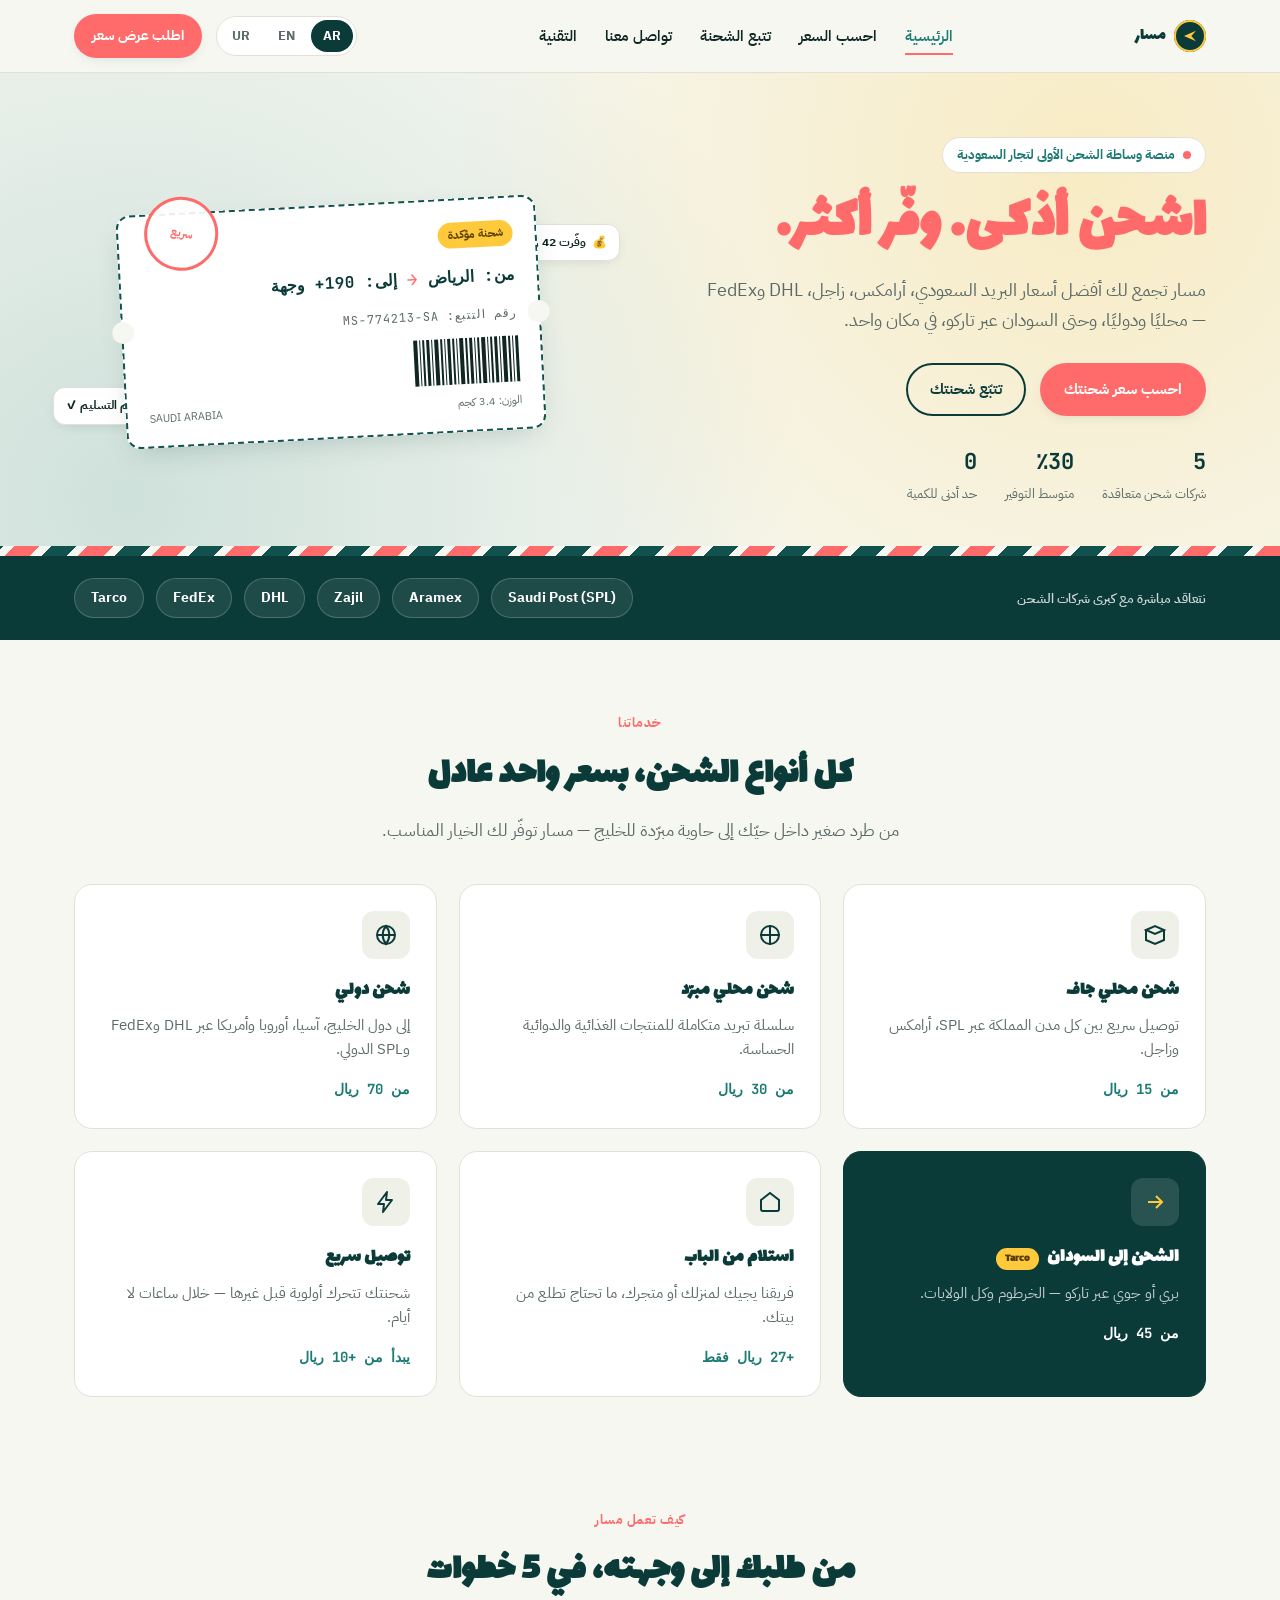
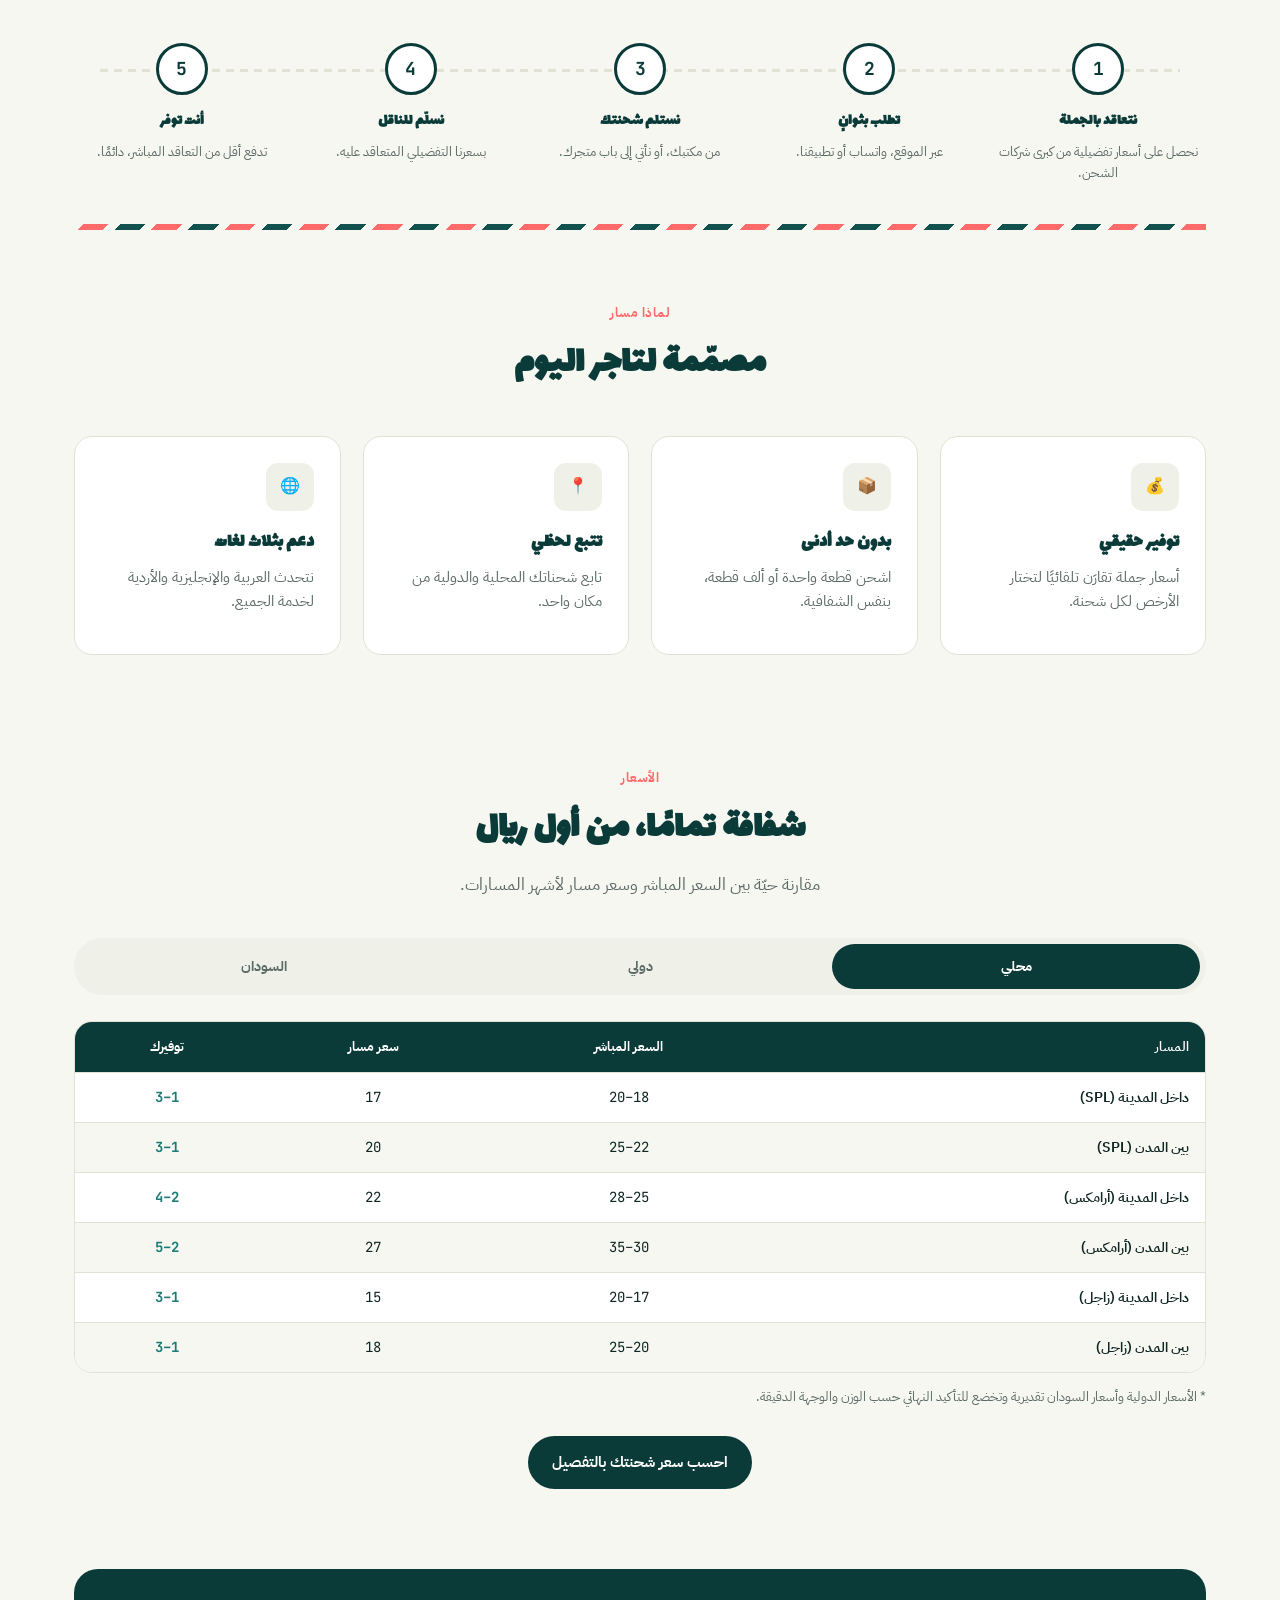
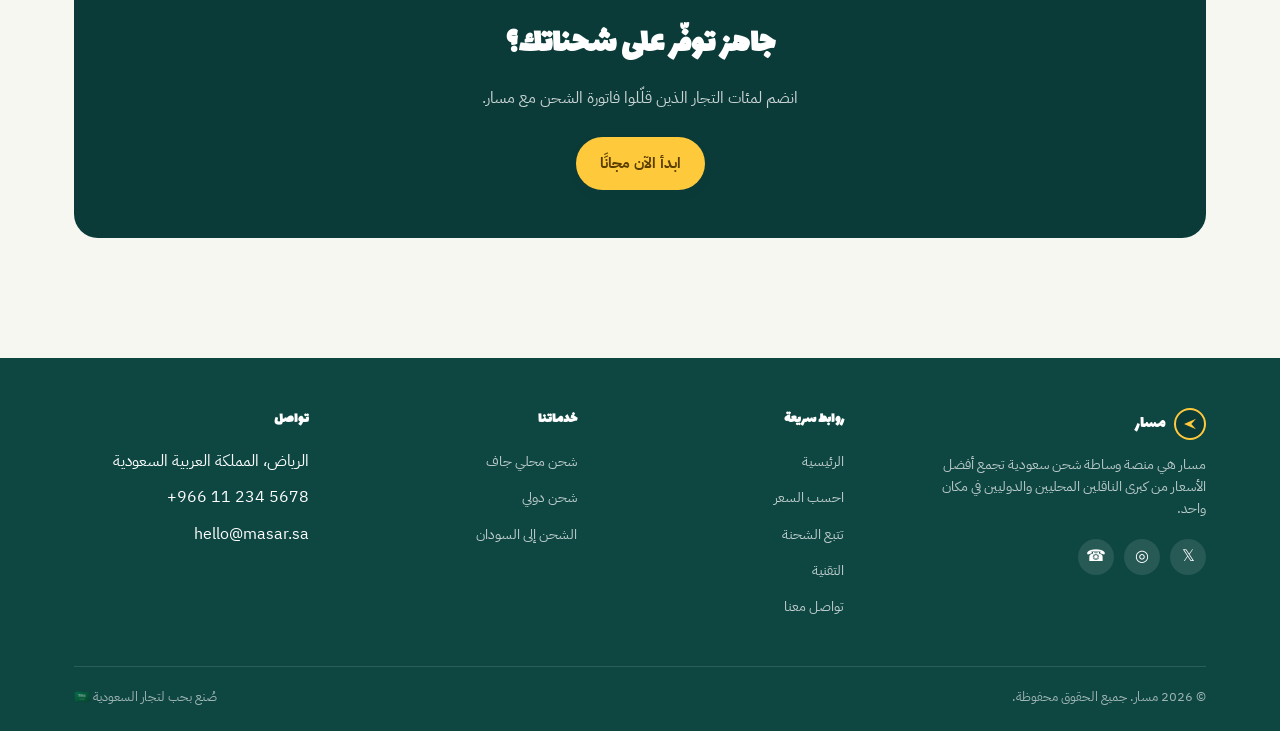
<file: index.html>
<!DOCTYPE html>
<html lang="ar" dir="rtl">
<head>
<meta charset="UTF-8">
<meta name="viewport" content="width=device-width, initial-scale=1.0">
<title>مسار | وساطة شحن محلية ودولية بأسعار تنافسية</title>
<meta name="description" content="مسار تجمع لك أفضل أسعار الشحن المحلي والدولي من كبرى شركات الشحن في مكان واحد، بما فيها الشحن إلى السودان عبر تاركو.">
<link rel="stylesheet" href="styles.css">
</head>
<body>

<header class="site-header">
  <div class="wrap nav">
    <a href="index.html" class="brand">
      <span class="brand-badge">
        <svg viewBox="0 0 24 24" fill="none" xmlns="http://www.w3.org/2000/svg"><path d="M3 12L21 4L14 12L21 20L3 12Z" fill="#FFC93C"/></svg>
      </span>
      <span data-i18n="brand">مسار</span>
    </a>
    <nav class="nav-links" id="navLinks">
      <a href="index.html" aria-current="page" data-i18n="nav_home">الرئيسية</a>
      <a href="calculator.html" data-i18n="nav_calc">احسب السعر</a>
      <a href="tracking.html" data-i18n="nav_track">تتبع الشحنة</a>
      <a href="contact.html" data-i18n="nav_contact">تواصل معنا</a>
      <a href="technology.html" data-i18n="nav_tech">التقنية</a>
    </nav>
    <div class="nav-right">
      <div class="lang-switch">
        <button data-lang="ar">AR</button>
        <button data-lang="en">EN</button>
        <button data-lang="ur">UR</button>
      </div>
      <a href="calculator.html" class="btn btn-primary btn-sm" data-i18n="nav_cta">اطلب عرض سعر</a>
      <button class="burger" aria-label="Menu" aria-expanded="false"><span></span><span></span><span></span></button>
    </div>
  </div>
</header>

<section class="hero">
  <div class="wrap hero-grid">
    <div>
      <span class="eyebrow"><span class="dot"></span> <span data-i18n="hero_eyebrow">منصة وساطة الشحن الأولى لتجار السعودية</span></span>
      <h1><span data-i18n="hero_h1_1">اشحن أذكى.</span> <span data-i18n="hero_h1_2">وفّر أكثر.</span></h1>
      <p class="lede" data-i18n="hero_lede">مسار تجمع لك أفضل أسعار البريد السعودي، أرامكس، زاجل، DHL وFedEx — محليًا ودوليًا، وحتى السودان عبر تاركو، في مكان واحد.</p>
      <div class="hero-ctas">
        <a href="calculator.html" class="btn btn-primary" data-i18n="hero_cta1">احسب سعر شحنتك</a>
        <a href="tracking.html" class="btn btn-ghost" data-i18n="hero_cta2">تتبّع شحنتك</a>
      </div>
      <div class="hero-stats">
        <div class="hero-stat"><b data-i18n="hero_stat1_n">5</b><span data-i18n="hero_stat1_l">شركات شحن متعاقدة</span></div>
        <div class="hero-stat"><b data-i18n="hero_stat2_n">٪30</b><span data-i18n="hero_stat2_l">متوسط التوفير</span></div>
        <div class="hero-stat"><b data-i18n="hero_stat3_n">0</b><span data-i18n="hero_stat3_l">حد أدنى للكمية</span></div>
      </div>
    </div>
    <div class="label-card-wrap">
      <div class="floaty f1">💰 <span data-i18n="floaty1">وفّرت 42 ريال</span></div>
      <div class="floaty f2">✅ <span data-i18n="floaty2">تم التسليم ✓</span></div>
      <div class="label-card">
        <div class="stamp" data-i18n="label_speed">سريع</div>
        <div class="label-top">
          <span class="tag" data-i18n="label_tag">شحنة مؤكدة</span>
        </div>
        <div class="label-route">
          <b data-i18n="label_from">من: الرياض</b>
          <span class="arrow">→</span>
          <b data-i18n="label_to">إلى: 190+ وجهة</b>
        </div>
        <div class="label-track" data-i18n="label_track">رقم التتبع: MS-774213-SA</div>
        <div class="barcode" id="heroBarcode"></div>
        <div class="label-foot">
          <span data-i18n="label_weight">الوزن: 3.4 كجم</span>
          <span>SAUDI ARABIA</span>
        </div>
      </div>
    </div>
  </div>
</section>

<div class="airmail"></div>

<section class="trust-bar">
  <div class="wrap trust-row">
    <span class="trust-label" data-i18n="trust_label">نتعاقد مباشرة مع كبرى شركات الشحن</span>
    <div class="trust-logos">
      <span class="trust-chip">Saudi Post (SPL)</span>
      <span class="trust-chip">Aramex</span>
      <span class="trust-chip">Zajil</span>
      <span class="trust-chip">DHL</span>
      <span class="trust-chip">FedEx</span>
      <span class="trust-chip">Tarco</span>
    </div>
  </div>
</section>

<section class="section">
  <div class="wrap">
    <div class="sec-head center">
      <span class="kicker" data-i18n="services_kicker">خدماتنا</span>
      <h2 data-i18n="services_h2">كل أنواع الشحن، بسعر واحد عادل</h2>
      <p data-i18n="services_p">من طرد صغير داخل حيّك إلى حاوية مبرّدة للخليج — مسار توفّر لك الخيار المناسب.</p>
    </div>
    <div class="grid grid-3">
      <div class="card">
        <div class="icon-badge"><svg width="24" height="24" viewBox="0 0 24 24" fill="none"><path d="M3 7l9-4 9 4-9 4-9-4z" stroke="currentColor" stroke-width="2"/><path d="M3 7v10l9 4 9-4V7" stroke="currentColor" stroke-width="2"/></svg></div>
        <h3 data-i18n="svc1_h">شحن محلي جاف</h3>
        <p data-i18n="svc1_p">توصيل سريع بين كل مدن المملكة عبر SPL، أرامكس وزاجل.</p>
        <span class="price-tag" data-i18n="svc1_price">من 15 ريال</span>
      </div>
      <div class="card">
        <div class="icon-badge"><svg width="24" height="24" viewBox="0 0 24 24" fill="none"><path d="M12 2v20M2 12h20" stroke="currentColor" stroke-width="2"/><circle cx="12" cy="12" r="9" stroke="currentColor" stroke-width="2"/></svg></div>
        <h3 data-i18n="svc2_h">شحن محلي مبرّد</h3>
        <p data-i18n="svc2_p">سلسلة تبريد متكاملة للمنتجات الغذائية والدوائية الحساسة.</p>
        <span class="price-tag" data-i18n="svc2_price">من 30 ريال</span>
      </div>
      <div class="card">
        <div class="icon-badge"><svg width="24" height="24" viewBox="0 0 24 24" fill="none"><circle cx="12" cy="12" r="9" stroke="currentColor" stroke-width="2"/><path d="M3 12h18M12 3a14 14 0 010 18 14 14 0 010-18z" stroke="currentColor" stroke-width="2"/></svg></div>
        <h3 data-i18n="svc3_h">شحن دولي</h3>
        <p data-i18n="svc3_p">إلى دول الخليج، آسيا، أوروبا وأمريكا عبر DHL وFedEx وSPL الدولي.</p>
        <span class="price-tag" data-i18n="svc3_price">من 70 ريال</span>
      </div>
      <div class="card accent">
        <div class="icon-badge"><svg width="24" height="24" viewBox="0 0 24 24" fill="none"><path d="M5 12h14M13 6l6 6-6 6" stroke="currentColor" stroke-width="2"/></svg></div>
        <h3><span data-i18n="svc4_h">الشحن إلى السودان</span><span class="badge-new">Tarco</span></h3>
        <p data-i18n="svc4_p">بري أو جوي عبر تاركو — الخرطوم وكل الولايات.</p>
        <span class="price-tag" data-i18n="svc4_price">من 45 ريال</span>
      </div>
      <div class="card">
        <div class="icon-badge"><svg width="24" height="24" viewBox="0 0 24 24" fill="none"><path d="M3 10l9-7 9 7v9a2 2 0 01-2 2H5a2 2 0 01-2-2v-9z" stroke="currentColor" stroke-width="2"/></svg></div>
        <h3 data-i18n="svc5_h">استلام من الباب</h3>
        <p data-i18n="svc5_p">فريقنا يجيك لمنزلك أو متجرك، ما تحتاج تطلع من بيتك.</p>
        <span class="price-tag" data-i18n="svc5_price">+27 ريال فقط</span>
      </div>
      <div class="card">
        <div class="icon-badge"><svg width="24" height="24" viewBox="0 0 24 24" fill="none"><path d="M13 2L4 14h6l-1 8 9-12h-6l1-8z" stroke="currentColor" stroke-width="2" stroke-linejoin="round"/></svg></div>
        <h3 data-i18n="svc6_h">توصيل سريع</h3>
        <p data-i18n="svc6_p">شحنتك تتحرك أولوية قبل غيرها — خلال ساعات لا أيام.</p>
        <span class="price-tag" data-i18n="svc6_price">يبدأ من +10 ريال</span>
      </div>
    </div>
  </div>
</section>

<section class="section section-tight">
  <div class="wrap">
    <div class="sec-head center">
      <span class="kicker" data-i18n="how_kicker">كيف تعمل مسار</span>
      <h2 data-i18n="how_h2">من طلبك إلى وجهته، في 5 خطوات</h2>
    </div>
    <div class="route">
      <div class="route-step"><div class="route-num">1</div><h4 data-i18n="how1_h">نتعاقد بالجملة</h4><p data-i18n="how1_p">نحصل على أسعار تفضيلية من كبرى شركات الشحن.</p></div>
      <div class="route-step"><div class="route-num">2</div><h4 data-i18n="how2_h">تطلب بثوانٍ</h4><p data-i18n="how2_p">عبر الموقع، واتساب أو تطبيقنا.</p></div>
      <div class="route-step"><div class="route-num">3</div><h4 data-i18n="how3_h">نستلم شحنتك</h4><p data-i18n="how3_p">من مكتبك، أو نأتي إلى باب متجرك.</p></div>
      <div class="route-step"><div class="route-num">4</div><h4 data-i18n="how4_h">نسلّم للناقل</h4><p data-i18n="how4_p">بسعرنا التفضيلي المتعاقد عليه.</p></div>
      <div class="route-step"><div class="route-num">5</div><h4 data-i18n="how5_h">أنت توفر</h4><p data-i18n="how5_p">تدفع أقل من التعاقد المباشر، دائمًا.</p></div>
    </div>
  </div>
</section>

<div class="wrap"><div class="airmail thin"></div></div>

<section class="section">
  <div class="wrap">
    <div class="sec-head center">
      <span class="kicker" data-i18n="why_kicker">لماذا مسار</span>
      <h2 data-i18n="why_h2">مصمّمة لتاجر اليوم</h2>
    </div>
    <div class="grid grid-4">
      <div class="card">
        <div class="icon-badge">💰</div>
        <h3 data-i18n="why1_h">توفير حقيقي</h3>
        <p data-i18n="why1_p">أسعار جملة تقارَن تلقائيًا لتختار الأرخص لكل شحنة.</p>
      </div>
      <div class="card">
        <div class="icon-badge">📦</div>
        <h3 data-i18n="why2_h">بدون حد أدنى</h3>
        <p data-i18n="why2_p">اشحن قطعة واحدة أو ألف قطعة، بنفس الشفافية.</p>
      </div>
      <div class="card">
        <div class="icon-badge">📍</div>
        <h3 data-i18n="why3_h">تتبع لحظي</h3>
        <p data-i18n="why3_p">تابع شحناتك المحلية والدولية من مكان واحد.</p>
      </div>
      <div class="card">
        <div class="icon-badge">🌐</div>
        <h3 data-i18n="why4_h">دعم بثلاث لغات</h3>
        <p data-i18n="why4_p">نتحدث العربية والإنجليزية والأردية لخدمة الجميع.</p>
      </div>
    </div>
  </div>
</section>

<section class="section section-tight">
  <div class="wrap">
    <div class="sec-head center">
      <span class="kicker" data-i18n="price_kicker">الأسعار</span>
      <h2 data-i18n="price_h2">شفافة تمامًا، من أول ريال</h2>
      <p data-i18n="price_p">مقارنة حيّة بين السعر المباشر وسعر مسار لأشهر المسارات.</p>
    </div>

    <div class="tabs">
      <button class="tab-btn active" data-tab="local" data-i18n="tab_local">محلي</button>
      <button class="tab-btn" data-tab="intl" data-i18n="tab_intl">دولي</button>
      <button class="tab-btn" data-tab="sudan" data-i18n="tab_sudan">السودان</button>
    </div>

    <div class="tab-panel active" data-panel="local">
      <div class="table-wrap">
        <table>
          <thead><tr><th class="name-cell" data-i18n="th_route">المسار</th><th data-i18n="th_direct">السعر المباشر</th><th data-i18n="th_masar">سعر مسار</th><th data-i18n="th_save">توفيرك</th></tr></thead>
          <tbody>
            <tr><td class="name-cell" data-i18n="local_r1">داخل المدينة (SPL)</td><td>18–20</td><td>17</td><td>1–3</td></tr>
            <tr><td class="name-cell" data-i18n="local_r2">بين المدن (SPL)</td><td>22–25</td><td>20</td><td>1–3</td></tr>
            <tr><td class="name-cell" data-i18n="local_r3">داخل المدينة (أرامكس)</td><td>25–28</td><td>22</td><td>2–4</td></tr>
            <tr><td class="name-cell" data-i18n="local_r4">بين المدن (أرامكس)</td><td>30–35</td><td>27</td><td>2–5</td></tr>
            <tr><td class="name-cell" data-i18n="local_r5">داخل المدينة (زاجل)</td><td>17–20</td><td>15</td><td>1–3</td></tr>
            <tr><td class="name-cell" data-i18n="local_r6">بين المدن (زاجل)</td><td>20–25</td><td>18</td><td>1–3</td></tr>
          </tbody>
        </table>
      </div>
    </div>
    <div class="tab-panel" data-panel="intl">
      <div class="table-wrap">
        <table>
          <thead><tr><th class="name-cell" data-i18n="th_route">المسار</th><th data-i18n="th_direct">السعر المباشر</th><th data-i18n="th_masar">سعر مسار</th><th data-i18n="th_save">توفيرك</th></tr></thead>
          <tbody>
            <tr><td class="name-cell" data-i18n="intl_r1">دول الخليج</td><td>80–110</td><td>70–90</td><td>10–20</td></tr>
            <tr><td class="name-cell" data-i18n="intl_r2">آسيا</td><td>150–180</td><td>120–160</td><td>10–20</td></tr>
            <tr><td class="name-cell" data-i18n="intl_r3">أوروبا</td><td>180–220</td><td>150–190</td><td>20–30</td></tr>
            <tr><td class="name-cell" data-i18n="intl_r4">أمريكا / كندا</td><td>250–300</td><td>180–230</td><td>20–30</td></tr>
          </tbody>
        </table>
      </div>
    </div>
    <div class="tab-panel" data-panel="sudan">
      <div class="table-wrap">
        <table>
          <thead><tr><th class="name-cell" data-i18n="th_route">المسار</th><th data-i18n="th_direct">السعر المباشر</th><th data-i18n="th_masar">سعر مسار</th><th data-i18n="th_save">توفيرك</th></tr></thead>
          <tbody>
            <tr><td class="name-cell" data-i18n="sudan_r1">الخرطوم — بري (تاركو)</td><td>55</td><td>45</td><td>10</td></tr>
            <tr><td class="name-cell" data-i18n="sudan_r2">الخرطوم — جوي (تاركو)</td><td>145</td><td>120</td><td>25</td></tr>
            <tr><td class="name-cell" data-i18n="sudan_r3">ولايات أخرى — بري (تاركو)</td><td>65</td><td>52</td><td>13</td></tr>
          </tbody>
        </table>
      </div>
    </div>
    <p style="font-size:12.5px;color:var(--muted);margin-top:14px" data-i18n="price_note">* الأسعار الدولية وأسعار السودان تقديرية وتخضع للتأكيد النهائي حسب الوزن والوجهة الدقيقة.</p>
    <div style="text-align:center;margin-top:28px">
      <a href="calculator.html" class="btn btn-secondary" data-i18n="price_cta">احسب سعر شحنتك بالتفصيل</a>
    </div>
  </div>
</section>

<section class="wrap section-tight">
  <div class="cta-band">
    <h2 data-i18n="cta_h2">جاهز توفّر على شحناتك؟</h2>
    <p data-i18n="cta_p">انضم لمئات التجار الذين قلّلوا فاتورة الشحن مع مسار.</p>
    <a href="calculator.html" class="btn btn-primary" data-i18n="cta_btn">ابدأ الآن مجانًا</a>
  </div>
</section>

<footer>
  <div class="wrap">
    <div class="footer-grid">
      <div class="footer-brand">
        <div class="brand" style="color:#fff"><span class="brand-badge"><svg viewBox="0 0 24 24" fill="none"><path d="M3 12L21 4L14 12L21 20L3 12Z" fill="#FFC93C"/></svg></span> <span data-i18n="brand">مسار</span></div>
        <p data-i18n="foot_about_p">مسار هي منصة وساطة شحن سعودية تجمع أفضل الأسعار من كبرى الناقلين المحليين والدوليين في مكان واحد.</p>
        <div class="social-row">
          <a href="#" aria-label="Twitter">𝕏</a>
          <a href="#" aria-label="Instagram">◎</a>
          <a href="#" aria-label="WhatsApp">☎</a>
        </div>
      </div>
      <div>
        <h4 data-i18n="foot_links">روابط سريعة</h4>
        <ul>
          <li><a href="index.html" data-i18n="nav_home">الرئيسية</a></li>
          <li><a href="calculator.html" data-i18n="nav_calc">احسب السعر</a></li>
          <li><a href="tracking.html" data-i18n="nav_track">تتبع الشحنة</a></li>
          <li><a href="technology.html" data-i18n="nav_tech">التقنية</a></li>
          <li><a href="contact.html" data-i18n="nav_contact">تواصل معنا</a></li>
        </ul>
      </div>
      <div>
        <h4 data-i18n="foot_services">خدماتنا</h4>
        <ul>
          <li><a href="calculator.html" data-i18n="svc1_h">شحن محلي جاف</a></li>
          <li><a href="calculator.html" data-i18n="svc3_h">شحن دولي</a></li>
          <li><a href="calculator.html" data-i18n="svc4_h">الشحن إلى السودان</a></li>
        </ul>
      </div>
      <div>
        <h4 data-i18n="foot_contact">تواصل</h4>
        <ul>
          <li><span data-i18n="foot_addr">الرياض، المملكة العربية السعودية</span></li>
          <li><span dir="ltr" style="unicode-bidi:plaintext">+966 11 234 5678</span></li>
          <li><span dir="ltr" style="unicode-bidi:plaintext">hello@masar.sa</span></li>
        </ul>
      </div>
    </div>
    <div class="footer-bottom">
      <span data-i18n="foot_rights">© 2026 مسار. جميع الحقوق محفوظة.</span>
      <span data-i18n="foot_madeby">صُنع بحب لتجار السعودية 🇸🇦</span>
    </div>
  </div>
</footer>

<script src="i18n.js"></script>
<script>
  // Hero shipping-label barcode (purely decorative, deterministic pattern)
  (function(){
    const el = document.getElementById('heroBarcode');
    const widths = [3,1,2,4,1,3,2,1,4,2,1,3,2,4,1,2,3,1,2,4,1,3,2,1,4];
    widths.forEach(w=>{
      const bar = document.createElement('i');
      bar.style.width = w + 'px';
      el.appendChild(bar);
    });
  })();

  // Pricing tabs
  document.querySelectorAll('.tab-btn').forEach(btn=>{
    btn.addEventListener('click', ()=>{
      document.querySelectorAll('.tab-btn').forEach(b=>b.classList.remove('active'));
      document.querySelectorAll('.tab-panel').forEach(p=>p.classList.remove('active'));
      btn.classList.add('active');
      document.querySelector(`.tab-panel[data-panel="${btn.dataset.tab}"]`).classList.add('active');
    });
  });
</script>
</body>
</html>
</file>
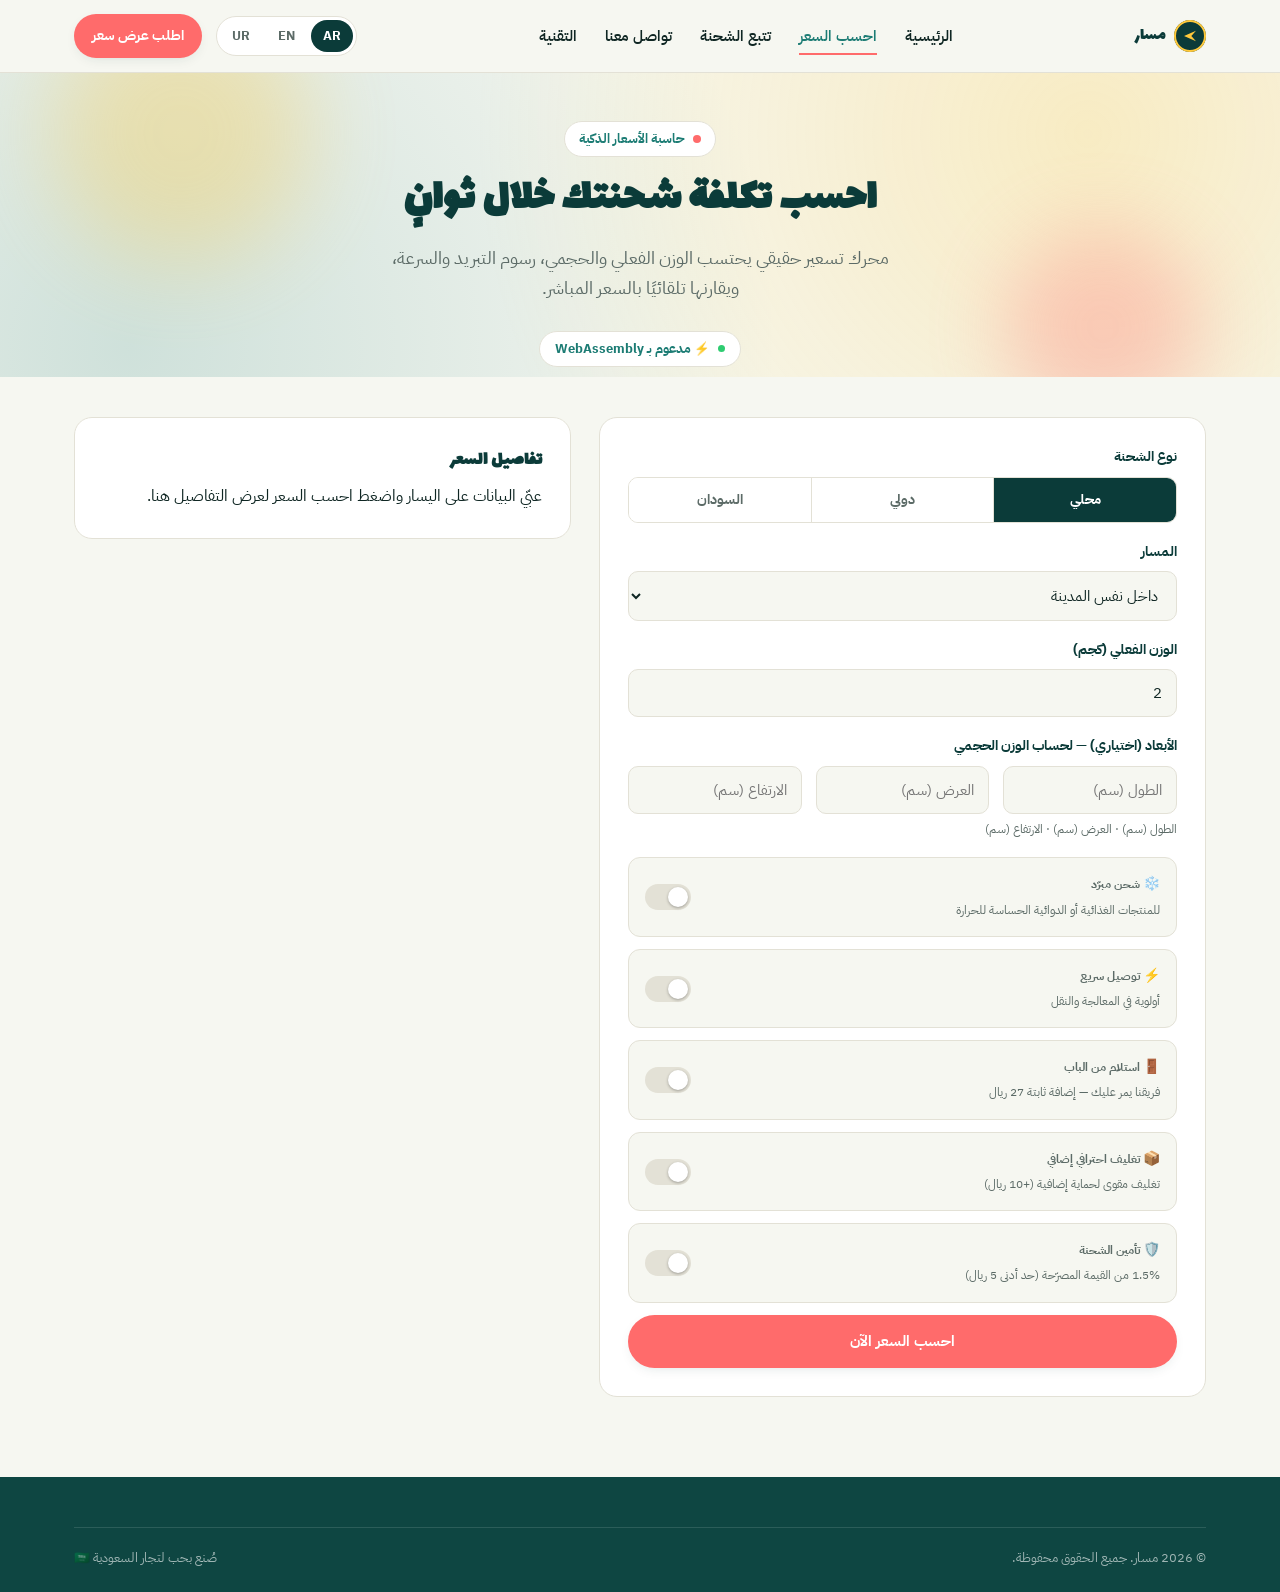
<file: calculator.html>
<!DOCTYPE html>
<html lang="ar" dir="rtl">
<head>
<meta charset="UTF-8">
<meta name="viewport" content="width=device-width, initial-scale=1.0">
<title>احسب سعر شحنتك | مسار</title>
<meta name="description" content="حاسبة أسعار ذكية تحتسب الوزن الفعلي والحجمي، رسوم التبريد والسرعة، وتقارنها تلقائيًا بسعر الحجز المباشر.">
<link rel="stylesheet" href="styles.css">
<style>
  @keyframes priceReveal{ 0%{ transform:scale(0.85); opacity:0; } 60%{ transform:scale(1.04); opacity:1; } 100%{ transform:scale(1); } }
  .result-total.pulse .amount{ animation:priceReveal .45s cubic-bezier(.2,.8,.2,1); }
  .status-badge{ display:inline-flex; align-items:center; gap:8px; background:var(--card); border:1px solid var(--border); padding:7px 15px; border-radius:999px; font-size:12.5px; font-weight:700; color:var(--teal-mid); }
  .status-dot{ width:7px; height:7px; border-radius:50%; background:#2ecc71; }
  .status-dot.warn{ background:#f5a623; }
</style>
</head>
<body>

<header class="site-header">
  <div class="wrap nav">
    <a href="index.html" class="brand">
      <span class="brand-badge"><svg viewBox="0 0 24 24" fill="none"><path d="M3 12L21 4L14 12L21 20L3 12Z" fill="#FFC93C"/></svg></span>
      <span data-i18n="brand">مسار</span>
    </a>
    <nav class="nav-links" id="navLinks">
      <a href="index.html" data-i18n="nav_home">الرئيسية</a>
      <a href="calculator.html" aria-current="page" data-i18n="nav_calc">احسب السعر</a>
      <a href="tracking.html" data-i18n="nav_track">تتبع الشحنة</a>
      <a href="contact.html" data-i18n="nav_contact">تواصل معنا</a>
      <a href="technology.html" data-i18n="nav_tech">التقنية</a>
    </nav>
    <div class="nav-right">
      <div class="lang-switch">
        <button data-lang="ar">AR</button>
        <button data-lang="en">EN</button>
        <button data-lang="ur">UR</button>
      </div>
      <a href="contact.html" class="btn btn-primary btn-sm" data-i18n="nav_cta">اطلب عرض سعر</a>
      <button class="burger" aria-label="Menu" aria-expanded="false"><span></span><span></span><span></span></button>
    </div>
  </div>
</header>

<section class="hero" style="padding-block:48px 10px;overflow:hidden;position:relative">
  <div style="position:absolute;width:260px;height:260px;border-radius:50%;filter:blur(45px);opacity:.3;background:var(--yellow);top:-70px;inset-inline-end:4%;z-index:0"></div>
  <div style="position:absolute;width:200px;height:200px;border-radius:50%;filter:blur(40px);opacity:.28;background:var(--coral);bottom:-50px;inset-inline-start:6%;z-index:0"></div>
  <div class="wrap" style="max-width:760px;text-align:center;margin-inline:auto;position:relative;z-index:1">
    <span class="eyebrow" style="margin-inline:auto"><span class="dot"></span> <span data-i18n="calc_eyebrow">حاسبة الأسعار الذكية</span></span>
    <h1 style="font-size:clamp(28px,4vw,44px)" data-i18n="calc_h1">احسب تكلفة شحنتك خلال ثوانٍ</h1>
    <p class="lede" style="margin-inline:auto" data-i18n="calc_lede">محرك تسعير حقيقي يحتسب الوزن الفعلي والحجمي، رسوم التبريد والسرعة، ويقارنها تلقائيًا بالسعر المباشر.</p>
    <div id="engineBadge" style="margin-top:14px"></div>
  </div>
</section>

<section class="wrap section-tight">
  <div class="calc-layout">
    <!-- FORM -->
    <form class="panel" id="calcForm">
      <div class="field">
        <label data-i18n="f_type">نوع الشحنة</label>
        <div class="segmented" id="typeSeg">
          <button type="button" class="active" data-val="local" data-i18n="f_type_local">محلي</button>
          <button type="button" data-val="intl" data-i18n="f_type_intl">دولي</button>
          <button type="button" data-val="sudan" data-i18n="f_type_sudan">السودان</button>
        </div>
      </div>

      <div class="field" id="localField">
        <label data-i18n="f_local_route">المسار</label>
        <select class="input" id="localRoute">
          <option value="same" data-i18n="f_local_same">داخل نفس المدينة</option>
          <option value="between" data-i18n="f_local_between">بين المدن</option>
        </select>
      </div>

      <div class="field" id="intlField" style="display:none">
        <label data-i18n="f_intl_zone">الوجهة</label>
        <select class="input" id="intlZone">
          <option value="gulf" data-i18n="f_zone_gulf">دول الخليج</option>
          <option value="asia" data-i18n="f_zone_asia">آسيا</option>
          <option value="europe" data-i18n="f_zone_europe">أوروبا</option>
          <option value="america" data-i18n="f_zone_america">أمريكا / كندا</option>
        </select>
      </div>

      <div class="field" id="sudanField" style="display:none">
        <label data-i18n="f_sudan_mode">طريقة النقل</label>
        <div class="segmented" id="sudanSeg">
          <button type="button" class="active" data-val="land" data-i18n="f_sudan_land">بري (تاركو)</button>
          <button type="button" data-val="air" data-i18n="f_sudan_air">جوي (تاركو)</button>
        </div>
      </div>

      <div class="field">
        <label data-i18n="f_weight">الوزن الفعلي (كجم)</label>
        <input class="input" type="number" id="weight" min="0" step="0.1" value="2" required>
      </div>

      <div class="field">
        <label data-i18n="f_dims">الأبعاد (اختياري) — لحساب الوزن الحجمي</label>
        <div class="row3">
          <input class="input" type="number" id="dimL" min="0" placeholder="0" data-i18n-ph="f_l">
          <input class="input" type="number" id="dimW" min="0" placeholder="0" data-i18n-ph="f_w">
          <input class="input" type="number" id="dimH" min="0" placeholder="0" data-i18n-ph="f_h">
        </div>
        <div class="hint" id="dimLabels">
          <span data-i18n="f_l">الطول (سم)</span> · <span data-i18n="f_w">العرض (سم)</span> · <span data-i18n="f_h">الارتفاع (سم)</span>
        </div>
      </div>

      <div class="toggle-row">
        <div class="t-text"><b>❄️ <span data-i18n="f_cold">شحن مبرّد</span></b><span data-i18n="f_cold_hint">للمنتجات الغذائية أو الدوائية الحساسة للحرارة</span></div>
        <label class="switch"><input type="checkbox" id="coldChk"><span class="track"></span></label>
      </div>
      <div class="toggle-row">
        <div class="t-text"><b>⚡ <span data-i18n="f_express">توصيل سريع</span></b><span data-i18n="f_express_hint">أولوية في المعالجة والنقل</span></div>
        <label class="switch"><input type="checkbox" id="expressChk"><span class="track"></span></label>
      </div>
      <div class="toggle-row">
        <div class="t-text"><b>🚪 <span data-i18n="f_pickup">استلام من الباب</span></b><span data-i18n="f_pickup_hint">فريقنا يمر عليك — إضافة ثابتة 27 ريال</span></div>
        <label class="switch"><input type="checkbox" id="pickupChk"><span class="track"></span></label>
      </div>
      <div class="toggle-row">
        <div class="t-text"><b>📦 <span data-i18n="f_pack">تغليف احترافي إضافي</span></b><span data-i18n="f_pack_hint">تغليف مقوى لحماية إضافية (+10 ريال)</span></div>
        <label class="switch"><input type="checkbox" id="packChk"><span class="track"></span></label>
      </div>
      <div class="toggle-row">
        <div class="t-text"><b>🛡️ <span data-i18n="f_insure">تأمين الشحنة</span></b><span data-i18n="f_insure_hint">1.5% من القيمة المصرّحة (حد أدنى 5 ريال)</span></div>
        <label class="switch"><input type="checkbox" id="insureChk"><span class="track"></span></label>
      </div>
      <div class="field" id="valueField" style="display:none">
        <label data-i18n="f_value">القيمة المصرّحة (ريال)</label>
        <input class="input" type="number" id="declaredValue" min="0" value="0">
      </div>

      <button type="submit" class="btn btn-primary btn-block" data-i18n="calc_btn">احسب السعر الآن</button>
    </form>

    <!-- RESULT -->
    <div class="panel sticky" id="resultPanel">
      <h3 style="color:var(--petrol);margin-bottom:6px" data-i18n="res_title">تفاصيل السعر</h3>
      <p class="hint" id="resultEmpty" data-i18n="res_empty">عبّي البيانات على اليسار واضغط احسب السعر لعرض التفاصيل هنا.</p>

      <div id="resultBody" style="display:none">
        <div class="savings-badge">
          <span>💚</span>
          <span><span data-i18n="res_save_prefix">توفّرت</span> <span class="pct" id="savePct">0%</span> — <b id="saveAmt">0</b> <span data-i18n="res_save_suffix">مقارنة بالتعاقد المباشر</span></span>
        </div>
        <div class="result-total">
          <div class="amount"><span id="totalPrice">0</span> <span class="currency">SAR</span></div>
        </div>
        <div class="breakdown">
          <div class="breakdown-row"><span data-i18n="res_base">السعر الأساسي (حتى 5 كجم)</span><b id="rowBase">0</b></div>
          <div class="breakdown-row"><span data-i18n="res_extra_w">وزن إضافي</span><b id="rowExtra">0</b></div>
          <div class="breakdown-row" id="rowVolWrap" style="display:none"><span data-i18n="res_vol">الوزن الحجمي المحتسب</span><b id="rowVol">0</b></div>
          <div class="breakdown-row" id="rowColdWrap" style="display:none"><span data-i18n="res_cold">رسوم التبريد</span><b id="rowCold">0</b></div>
          <div class="breakdown-row" id="rowExpWrap" style="display:none"><span data-i18n="res_express">رسوم التوصيل السريع</span><b id="rowExp">0</b></div>
          <div class="breakdown-row" id="rowPickupWrap" style="display:none"><span data-i18n="res_pickup">استلام من الباب</span><b id="rowPickup">0</b></div>
          <div class="breakdown-row" id="rowPackWrap" style="display:none"><span data-i18n="res_pack">تغليف احترافي</span><b id="rowPack">0</b></div>
          <div class="breakdown-row" id="rowInsWrap" style="display:none"><span data-i18n="res_insure">تأمين الشحنة</span><b id="rowIns">0</b></div>
        </div>
        <div class="breakdown-row"><span data-i18n="res_eta">المدة المتوقعة</span><b id="rowEta">-</b></div>
        <a href="#" target="_blank" class="btn btn-secondary btn-block" style="margin-top:16px" id="whatsappBtn" data-i18n="res_whatsapp">اطلب عبر واتساب</a>
        <p class="hint" style="text-align:center;margin-top:10px" data-i18n="res_note">* هذا احتساب تقديري وقد يختلف بسيط حسب الفحص الفعلي للشحنة.</p>
      </div>
    </div>
  </div>
</section>

<footer style="margin-top:40px">
  <div class="wrap">
    <div class="footer-bottom">
      <span data-i18n="foot_rights">© 2026 مسار. جميع الحقوق محفوظة.</span>
      <span data-i18n="foot_madeby">صُنع بحب لتجار السعودية 🇸🇦</span>
    </div>
  </div>
</footer>

<script src="i18n.js"></script>
<script src="calculator.js"></script>
<script>
(function(){
  let currentType = 'local';
  let currentSudanMode = 'land';

  // Real engine status (not decorative) — reflects whether WASM actually loaded
  (async function(){
    const wasm = await masarLoadWasm();
    const el = document.getElementById('engineBadge');
    function paint(){
      const d = MASAR_DICT[masarGetLang()];
      el.innerHTML = wasm
        ? `<span class="status-badge"><span class="status-dot"></span>${d.tech_engine_badge}</span>`
        : `<span class="status-badge"><span class="status-dot warn"></span>${d.tech_engine_badge_js}</span>`;
    }
    paint();
    window.addEventListener('masar:langchange', paint);
  })();

  const typeSeg = document.getElementById('typeSeg');
  const sudanSeg = document.getElementById('sudanSeg');
  const localField = document.getElementById('localField');
  const intlField = document.getElementById('intlField');
  const sudanField = document.getElementById('sudanField');
  const insureChk = document.getElementById('insureChk');
  const valueField = document.getElementById('valueField');

  typeSeg.querySelectorAll('button').forEach(btn=>{
    btn.addEventListener('click', ()=>{
      typeSeg.querySelectorAll('button').forEach(b=>b.classList.remove('active'));
      btn.classList.add('active');
      currentType = btn.dataset.val;
      localField.style.display = currentType === 'local' ? '' : 'none';
      intlField.style.display = currentType === 'intl' ? '' : 'none';
      sudanField.style.display = currentType === 'sudan' ? '' : 'none';
    });
  });

  sudanSeg.querySelectorAll('button').forEach(btn=>{
    btn.addEventListener('click', ()=>{
      sudanSeg.querySelectorAll('button').forEach(b=>b.classList.remove('active'));
      btn.classList.add('active');
      currentSudanMode = btn.dataset.val;
    });
  });

  insureChk.addEventListener('change', ()=>{
    valueField.style.display = insureChk.checked ? '' : 'none';
  });

  function fmt(n){
    return new Intl.NumberFormat('en-US', {minimumFractionDigits:2, maximumFractionDigits:2}).format(n);
  }

  document.getElementById('calcForm').addEventListener('submit', async (e)=>{
    e.preventDefault();

    let category = currentType;
    let subtype;
    if(category === 'local') subtype = document.getElementById('localRoute').value;
    else if(category === 'intl') subtype = document.getElementById('intlZone').value;
    else subtype = currentSudanMode;

    const input = {
      category, subtype,
      actualWeight: parseFloat(document.getElementById('weight').value) || 0,
      length: parseFloat(document.getElementById('dimL').value) || 0,
      width: parseFloat(document.getElementById('dimW').value) || 0,
      height: parseFloat(document.getElementById('dimH').value) || 0,
      cold: document.getElementById('coldChk').checked,
      express: document.getElementById('expressChk').checked,
      pickup: document.getElementById('pickupChk').checked,
      packaging: document.getElementById('packChk').checked,
      insure: insureChk.checked,
      declaredValue: parseFloat(document.getElementById('declaredValue').value) || 0,
    };

    const result = await masarCalculate(input);
    const lang = masarGetLang();
    const dict = MASAR_DICT[lang];

    document.getElementById('resultEmpty').style.display = 'none';
    document.getElementById('resultBody').style.display = 'block';
    document.querySelector('.result-total').classList.remove('pulse');
    void document.querySelector('.result-total').offsetWidth; // restart animation
    document.querySelector('.result-total').classList.add('pulse');

    document.getElementById('totalPrice').textContent = fmt(result.total);
    document.getElementById('savePct').textContent = result.savingsPct + '%';
    document.getElementById('saveAmt').textContent = fmt(result.savings) + ' SAR';
    document.getElementById('rowBase').textContent = fmt(result.base) + ' SAR';
    document.getElementById('rowExtra').textContent = fmt(result.extraWeightFee) + ' SAR';
    document.getElementById('rowEta').textContent = result.eta[lang] || result.eta.ar;

    const volWrap = document.getElementById('rowVolWrap');
    if(result.volumetric > 0){
      volWrap.style.display = 'flex';
      document.getElementById('rowVol').textContent = result.volumetric.toFixed(2) + ' kg';
    } else volWrap.style.display = 'none';

    toggleRow('rowColdWrap','rowCold', result.coldFee);
    toggleRow('rowExpWrap','rowExp', result.expressFee);
    toggleRow('rowPickupWrap','rowPickup', result.pickupFee);
    toggleRow('rowPackWrap','rowPack', result.packFee);
    toggleRow('rowInsWrap','rowIns', result.insuranceFee);

    function toggleRow(wrapId, valId, val){
      const wrap = document.getElementById(wrapId);
      if(val > 0){
        wrap.style.display = 'flex';
        document.getElementById(valId).textContent = fmt(val) + ' SAR';
      } else wrap.style.display = 'none';
    }

    const waText = encodeURIComponent(`مرحبًا مسار، أريد شحن طرد — التكلفة المقدرة ${fmt(result.total)} ريال.`);
    document.getElementById('whatsappBtn').href = `https://wa.me/966112345678?text=${waText}`;

    document.getElementById('resultPanel').scrollIntoView({ behavior:'smooth', block:'nearest' });
  });
})();
</script>
</body>
</html>
</file>
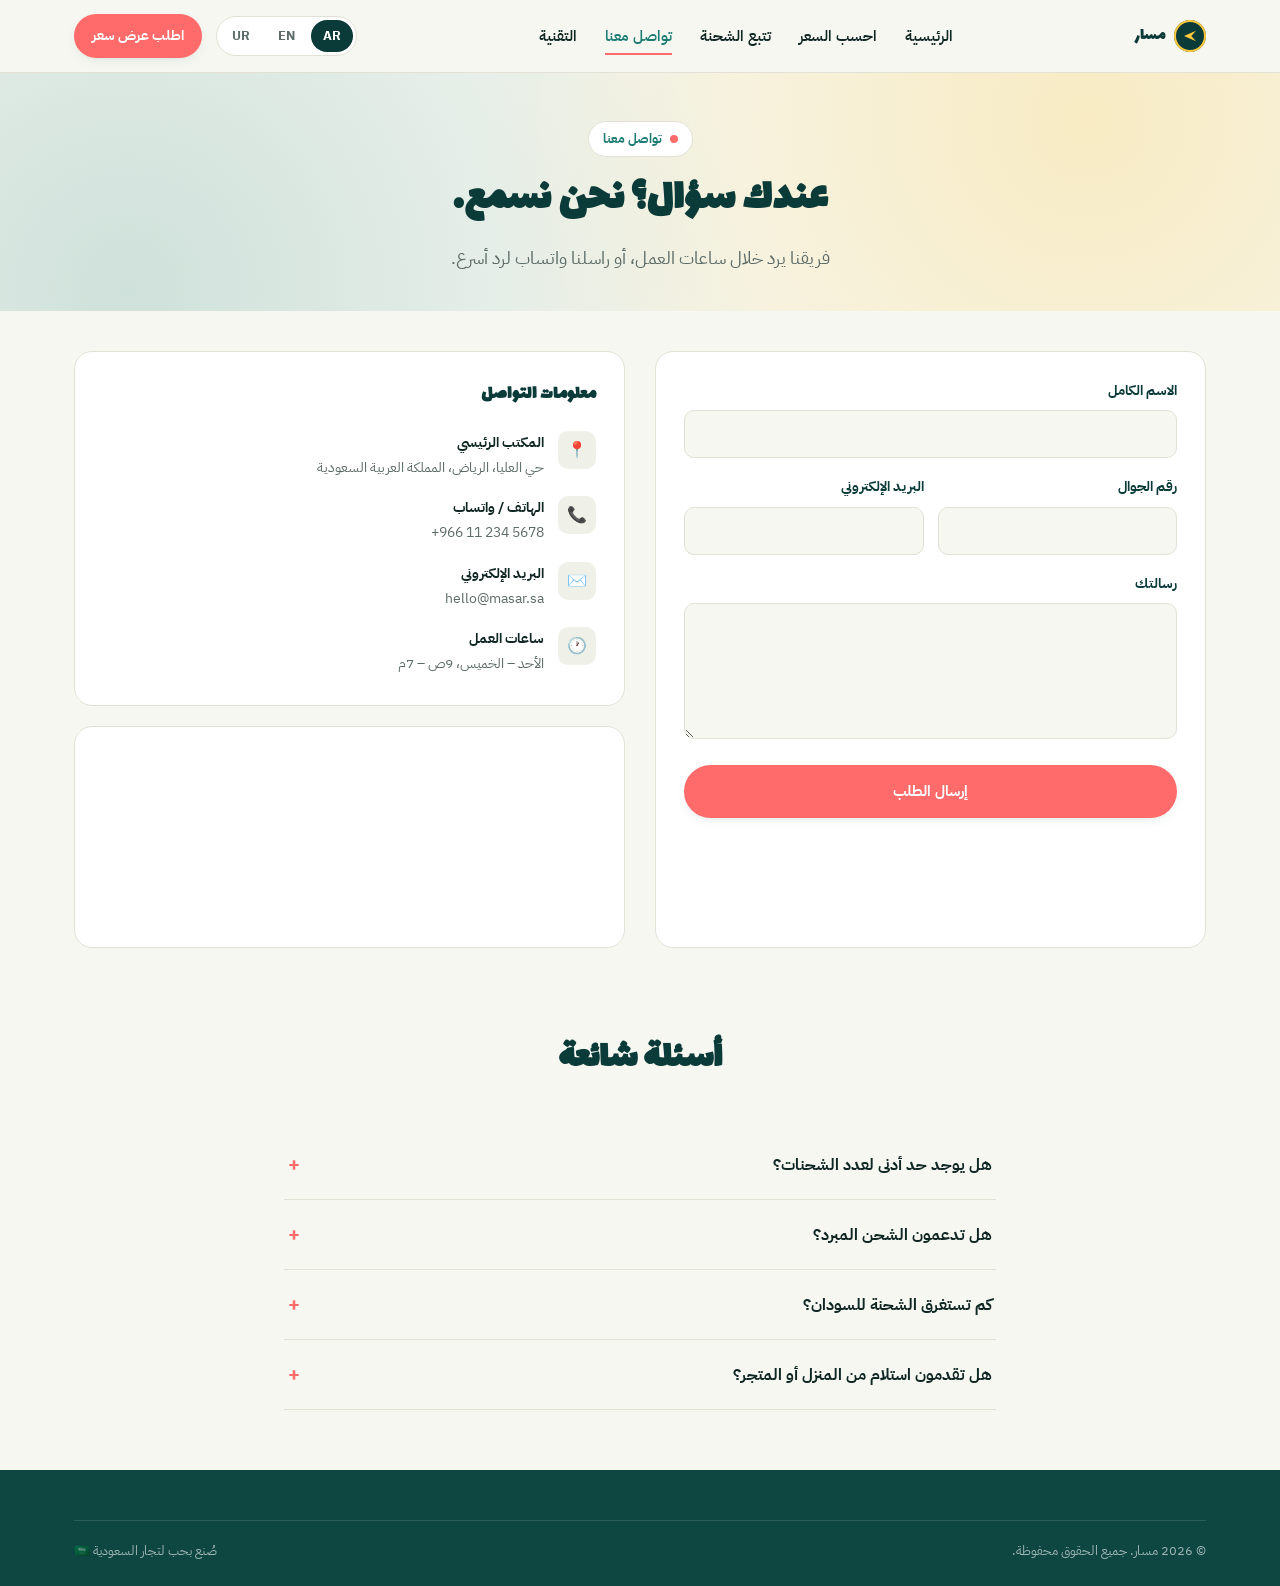
<file: contact.html>
<!DOCTYPE html>
<html lang="ar" dir="rtl">
<head>
<meta charset="UTF-8">
<meta name="viewport" content="width=device-width, initial-scale=1.0">
<title>تواصل معنا | مسار</title>
<meta name="description" content="تواصل مع فريق مسار لأي استفسار حول الشحن المحلي والدولي.">
<link rel="stylesheet" href="styles.css">
</head>
<body>

<header class="site-header">
  <div class="wrap nav">
    <a href="index.html" class="brand">
      <span class="brand-badge"><svg viewBox="0 0 24 24" fill="none"><path d="M3 12L21 4L14 12L21 20L3 12Z" fill="#FFC93C"/></svg></span>
      <span data-i18n="brand">مسار</span>
    </a>
    <nav class="nav-links" id="navLinks">
      <a href="index.html" data-i18n="nav_home">الرئيسية</a>
      <a href="calculator.html" data-i18n="nav_calc">احسب السعر</a>
      <a href="tracking.html" data-i18n="nav_track">تتبع الشحنة</a>
      <a href="contact.html" aria-current="page" data-i18n="nav_contact">تواصل معنا</a>
      <a href="technology.html" data-i18n="nav_tech">التقنية</a>
    </nav>
    <div class="nav-right">
      <div class="lang-switch">
        <button data-lang="ar">AR</button>
        <button data-lang="en">EN</button>
        <button data-lang="ur">UR</button>
      </div>
      <a href="calculator.html" class="btn btn-primary btn-sm" data-i18n="nav_cta">اطلب عرض سعر</a>
      <button class="burger" aria-label="Menu" aria-expanded="false"><span></span><span></span><span></span></button>
    </div>
  </div>
</header>

<section class="hero" style="padding-block:48px 10px">
  <div class="wrap" style="max-width:760px;text-align:center;margin-inline:auto">
    <span class="eyebrow" style="margin-inline:auto"><span class="dot"></span> <span data-i18n="contact_eyebrow">تواصل معنا</span></span>
    <h1 style="font-size:clamp(28px,4vw,44px)" data-i18n="contact_h1">عندك سؤال؟ نحن نسمع.</h1>
    <p class="lede" style="margin-inline:auto" data-i18n="contact_lede">فريقنا يرد خلال ساعات العمل، أو راسلنا واتساب لرد أسرع.</p>
  </div>
</section>

<section class="wrap section-tight">
  <div class="contact-grid">
    <form class="panel" id="contactForm">
      <div class="field">
        <label data-i18n="c_name">الاسم الكامل</label>
        <input class="input" type="text" id="cName" required>
      </div>
      <div class="row2">
        <div class="field">
          <label data-i18n="c_phone">رقم الجوال</label>
          <input class="input" type="tel" id="cPhone" required>
        </div>
        <div class="field">
          <label data-i18n="c_email">البريد الإلكتروني</label>
          <input class="input" type="email" id="cEmail" required>
        </div>
      </div>
      <div class="field">
        <label data-i18n="c_msg">رسالتك</label>
        <textarea class="input" id="cMsg" rows="5" style="resize:vertical" required></textarea>
      </div>
      <button type="submit" class="btn btn-primary btn-block" data-i18n="c_submit">إرسال الطلب</button>
    </form>

    <div>
      <div class="panel">
        <h3 style="color:var(--petrol)" data-i18n="c_info_h">معلومات التواصل</h3>
        <div class="info-list">
          <div class="row">
            <div class="ic">📍</div>
            <div><b data-i18n="c_addr_h">المكتب الرئيسي</b><span data-i18n="c_addr_v">حي العليا، الرياض، المملكة العربية السعودية</span></div>
          </div>
          <div class="row">
            <div class="ic">📞</div>
            <div><b data-i18n="c_phone_h">الهاتف / واتساب</b><span dir="ltr" style="unicode-bidi:plaintext">+966 11 234 5678</span></div>
          </div>
          <div class="row">
            <div class="ic">✉️</div>
            <div><b data-i18n="c_email_h">البريد الإلكتروني</b><span dir="ltr" style="unicode-bidi:plaintext">hello@masar.sa</span></div>
          </div>
          <div class="row">
            <div class="ic">🕐</div>
            <div><b data-i18n="c_hours_h">ساعات العمل</b><span data-i18n="c_hours_v">الأحد – الخميس، 9ص – 7م</span></div>
          </div>
        </div>
      </div>
      <div class="panel" style="margin-top:20px;padding:0;overflow:hidden">
        <iframe title="Masar office location" src="https://www.google.com/maps?q=Riyadh+Al+Olaya&output=embed" width="100%" height="220" style="border:0;display:block" loading="lazy"></iframe>
      </div>
    </div>
  </div>
</section>

<section class="wrap section-tight" style="max-width:760px">
  <div class="sec-head center">
    <h2 data-i18n="faq_h2">أسئلة شائعة</h2>
  </div>
  <div id="faqList">
    <div class="faq-item">
      <button class="faq-q"><span data-i18n="faq_q1">هل يوجد حد أدنى لعدد الشحنات؟</span><span class="plus">+</span></button>
      <div class="faq-a"><div class="faq-a-in" data-i18n="faq_a1">لا إطلاقًا، يمكنك شحن قطعة واحدة فقط بنفس الأسعار التنافسية.</div></div>
    </div>
    <div class="faq-item">
      <button class="faq-q"><span data-i18n="faq_q2">هل تدعمون الشحن المبرد؟</span><span class="plus">+</span></button>
      <div class="faq-a"><div class="faq-a-in" data-i18n="faq_a2">نعم، نوفر سلسلة تبريد متكاملة للمنتجات الغذائية والدوائية محليًا ودوليًا.</div></div>
    </div>
    <div class="faq-item">
      <button class="faq-q"><span data-i18n="faq_q3">كم تستغرق الشحنة للسودان؟</span><span class="plus">+</span></button>
      <div class="faq-a"><div class="faq-a-in" data-i18n="faq_a3">بريًا عبر تاركو 5–8 أيام تقريبًا، وجويًا 2–3 أيام تقريبًا حسب الوجهة.</div></div>
    </div>
    <div class="faq-item">
      <button class="faq-q"><span data-i18n="faq_q4">هل تقدمون استلام من المنزل أو المتجر؟</span><span class="plus">+</span></button>
      <div class="faq-a"><div class="faq-a-in" data-i18n="faq_a4">نعم، مقابل رسوم ثابتة 27 ريال فقط لكل عملية استلام.</div></div>
    </div>
  </div>
</section>

<footer style="margin-top:20px">
  <div class="wrap">
    <div class="footer-bottom">
      <span data-i18n="foot_rights">© 2026 مسار. جميع الحقوق محفوظة.</span>
      <span data-i18n="foot_madeby">صُنع بحب لتجار السعودية 🇸🇦</span>
    </div>
  </div>
</footer>

<script src="i18n.js"></script>
<script>
  document.getElementById('contactForm').addEventListener('submit', (e)=>{
    e.preventDefault();
    const lang = masarGetLang();
    masarToast(MASAR_DICT[lang].c_toast);
    e.target.reset();
  });
</script>
</body>
</html>
</file>
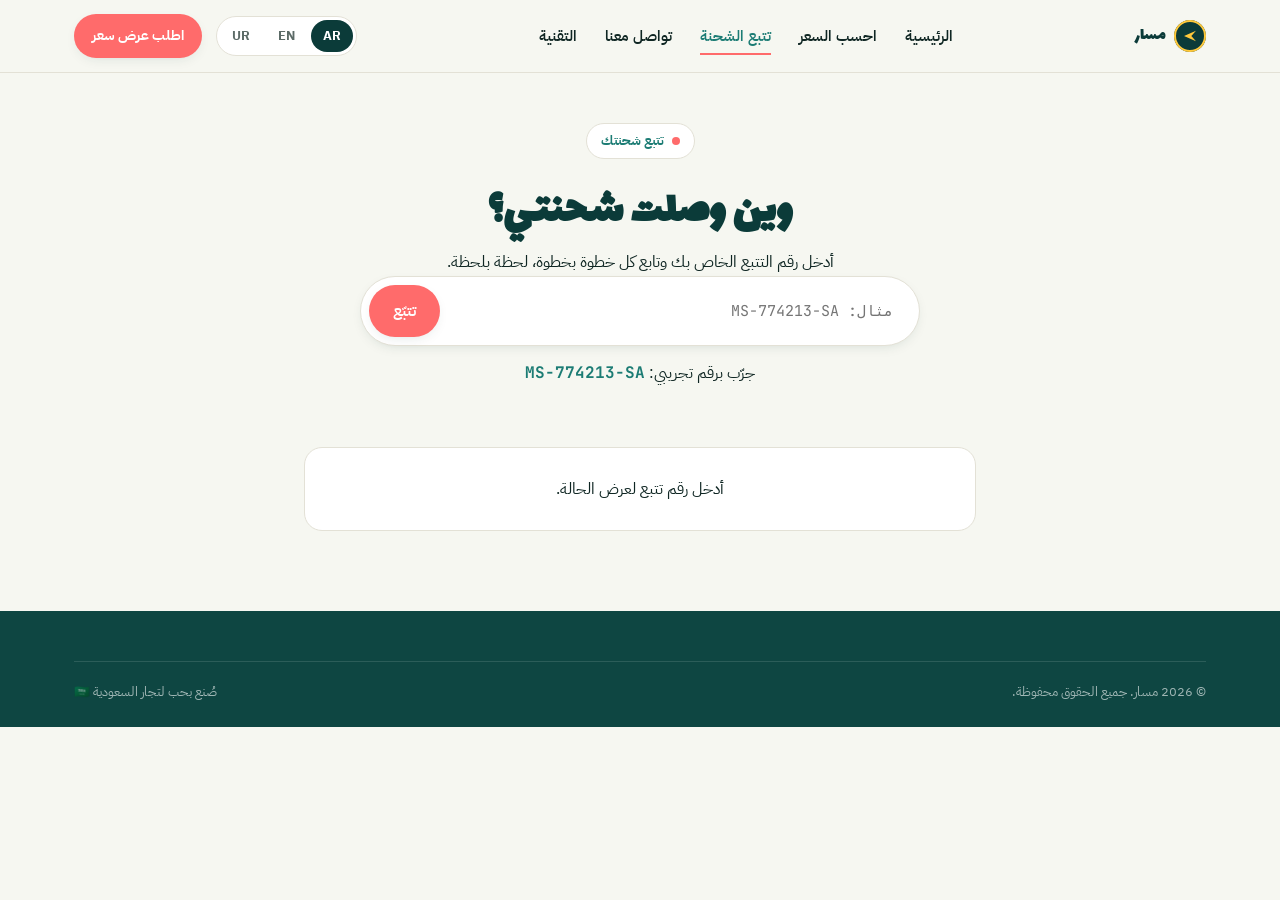
<file: tracking.html>
<!DOCTYPE html>
<html lang="ar" dir="rtl">
<head>
<meta charset="UTF-8">
<meta name="viewport" content="width=device-width, initial-scale=1.0">
<title>تتبع شحنتك | مسار</title>
<meta name="description" content="أدخل رقم التتبع الخاص بشحنتك وتابع حالتها لحظة بلحظة.">
<link rel="stylesheet" href="styles.css">
</head>
<body>

<header class="site-header">
  <div class="wrap nav">
    <a href="index.html" class="brand">
      <span class="brand-badge"><svg viewBox="0 0 24 24" fill="none"><path d="M3 12L21 4L14 12L21 20L3 12Z" fill="#FFC93C"/></svg></span>
      <span data-i18n="brand">مسار</span>
    </a>
    <nav class="nav-links" id="navLinks">
      <a href="index.html" data-i18n="nav_home">الرئيسية</a>
      <a href="calculator.html" data-i18n="nav_calc">احسب السعر</a>
      <a href="tracking.html" aria-current="page" data-i18n="nav_track">تتبع الشحنة</a>
      <a href="contact.html" data-i18n="nav_contact">تواصل معنا</a>
      <a href="technology.html" data-i18n="nav_tech">التقنية</a>
    </nav>
    <div class="nav-right">
      <div class="lang-switch">
        <button data-lang="ar">AR</button>
        <button data-lang="en">EN</button>
        <button data-lang="ur">UR</button>
      </div>
      <a href="calculator.html" class="btn btn-primary btn-sm" data-i18n="nav_cta">اطلب عرض سعر</a>
      <button class="burger" aria-label="Menu" aria-expanded="false"><span></span><span></span><span></span></button>
    </div>
  </div>
</header>

<section class="track-hero">
  <div class="wrap">
    <span class="eyebrow" style="margin-inline:auto"><span class="dot"></span> <span data-i18n="track_eyebrow">تتبع شحنتك</span></span>
    <h1 style="font-size:clamp(28px,4vw,44px);color:var(--petrol)" data-i18n="track_h1">وين وصلت شحنتي؟</h1>
    <p class="lede" style="margin-inline:auto" data-i18n="track_lede">أدخل رقم التتبع الخاص بك وتابع كل خطوة بخطوة، لحظة بلحظة.</p>

    <form class="track-form" id="trackForm">
      <input type="text" id="trackInput" data-i18n-ph="track_placeholder" placeholder="مثال: MS-774213-SA" autocomplete="off">
      <button type="submit" class="btn btn-primary" data-i18n="track_btn">تتبّع</button>
    </form>
    <p class="hint" style="margin-top:14px">
      <span data-i18n="track_try">جرّب برقم تجريبي:</span>
      <a href="#" id="sampleBtn" style="color:var(--teal-mid);font-weight:700;font-family:var(--font-mono)">MS-774213-SA</a>
    </p>
  </div>
</section>

<section class="wrap section-tight" style="max-width:720px">
  <div class="panel" id="resultWrap" style="display:none">
    <div class="route-map">
      <div class="pt"><span id="fromLabel">Riyadh</span><span data-i18n="track_from">الرياض، السعودية</span></div>
      <div class="line"></div>
      <div class="pt"><span id="toLabel">—</span><span data-i18n="track_to">الوجهة</span></div>
    </div>

    <div class="breakdown-row"><span data-i18n="track_carrier">الناقل المسؤول</span><b id="carrierName">-</b></div>
    <div class="breakdown-row"><span data-i18n="track_eta">موعد التسليم المتوقع</span><b id="etaDate">-</b></div>

    <div class="timeline">
      <div class="timeline-track" id="timelineTrack"></div>
    </div>
  </div>

  <div class="panel" id="emptyWrap">
    <p class="hint" style="text-align:center" data-i18n="track_notfound">أدخل رقم تتبع لعرض الحالة.</p>
  </div>
</section>

<footer style="margin-top:40px">
  <div class="wrap">
    <div class="footer-bottom">
      <span data-i18n="foot_rights">© 2026 مسار. جميع الحقوق محفوظة.</span>
      <span data-i18n="foot_madeby">صُنع بحب لتجار السعودية 🇸🇦</span>
    </div>
  </div>
</footer>

<script src="i18n.js"></script>
<script src="tracking.js"></script>
<script>
(function(){
  const stageIcons = ['📝','📦','🏭','🚚','🛵','✅'];

  function render(record){
    const lang = masarGetLang();
    const dict = MASAR_DICT[lang];
    const labels = [dict.t1, dict.t2, dict.t3, dict.t4, dict.t5, dict.t6];

    document.getElementById('emptyWrap').style.display = 'none';
    document.getElementById('resultWrap').style.display = 'block';
    document.getElementById('toLabel').textContent = record.dest[lang] || record.dest.ar;
    document.getElementById('carrierName').textContent = record.carrier;
    document.getElementById('etaDate').textContent = record.eta.toLocaleDateString(lang === 'ar' ? 'ar-SA' : (lang === 'ur' ? 'ur-PK' : 'en-US'), { year:'numeric', month:'long', day:'numeric' });

    const track = document.getElementById('timelineTrack');
    track.innerHTML = '';
    labels.forEach((label, i)=>{
      const item = document.createElement('div');
      item.className = 't-item' + (i < record.stage ? ' done' : (i === record.stage ? ' current' : ''));
      item.innerHTML = `
        <div class="t-line"></div>
        <div class="t-dot">${i <= record.stage ? stageIcons[i] : ''}</div>
        <div class="t-body"><b>${label}</b><span>${i <= record.stage ? '●' : ''}</span></div>
      `;
      track.appendChild(item);
    });
  }

  document.getElementById('trackForm').addEventListener('submit', async (e)=>{
    e.preventDefault();
    const val = document.getElementById('trackInput').value;
    const record = await masarResolveTracking(val);
    if(record) render(record);
  });

  document.getElementById('sampleBtn').addEventListener('click', async (e)=>{
    e.preventDefault();
    document.getElementById('trackInput').value = 'MS-774213-SA';
    const record = await masarResolveTracking('MS-774213-SA');
    if(record) render(record);
  });

  // Re-render with the currently displayed tracking code when language changes
  window.addEventListener('masar:langchange', async ()=>{
    const val = document.getElementById('trackInput').value;
    if(val && document.getElementById('resultWrap').style.display !== 'none'){
      const record = await masarResolveTracking(val);
      if(record) render(record);
    }
  });
})();
</script>
</body>
</html>
</file>
<file: styles.css>
@import url('https://fonts.googleapis.com/css2?family=Lalezar&family=IBM+Plex+Sans+Arabic:wght@400;500;600;700&family=Noto+Nastaliq+Urdu:wght@400;600;700&family=Noto+Sans+Arabic:wght@400;500;600;700&family=Space+Grotesk:wght@400;500;600;700&family=Inter:wght@400;500;600;700;800&family=JetBrains+Mono:wght@400;500;600;700&display=swap');

/* ===================== TOKENS ===================== */
:root{
  --ink:#0F2623;
  --petrol:#0B3B39;
  --petrol-2:#12524E;
  --petrol-3:#0E4642;
  --paper:#F6F7F1;
  --paper-2:#EFF1E8;
  --card:#FFFFFF;
  --yellow:#FFC93C;
  --yellow-ink:#5A3E00;
  --coral:#FF6B6B;
  --coral-ink:#7A1414;
  --teal-mid:#1C7C74;
  --border:#E3E1D6;
  --muted:#5C6B67;
  --shadow: 0 10px 30px -12px rgba(11,59,57,0.25);
  --shadow-sm: 0 4px 14px -6px rgba(11,59,57,0.18);
  --radius: 18px;
  --radius-sm: 12px;
  --maxw: 1180px;

  --font-display: 'Space Grotesk', sans-serif;
  --font-body: 'Inter', sans-serif;
  --font-mono: 'JetBrains Mono', monospace;
}

html[lang="ar"]{
  --font-display: 'Lalezar', sans-serif;
  --font-body: 'IBM Plex Sans Arabic', sans-serif;
}
html[lang="ur"]{
  --font-display: 'Noto Nastaliq Urdu', serif;
  --font-body: 'Noto Sans Arabic', sans-serif;
}

*,*::before,*::after{ box-sizing:border-box; }
html{ scroll-behavior:smooth; }
body{
  margin:0;
  background:var(--paper);
  color:var(--ink);
  font-family:var(--font-body);
  line-height:1.65;
  -webkit-font-smoothing:antialiased;
  overflow-x:hidden;
}
img,svg{ display:block; max-width:100%; }
a{ color:inherit; text-decoration:none; }
button{ font:inherit; cursor:pointer; }
ul{ margin:0; padding:0; list-style:none; }
h1,h2,h3,h4{ margin:0; font-family:var(--font-display); font-weight:700; }
p{ margin:0; }

html[lang="ur"] h1, html[lang="ur"] h2, html[lang="ur"] h3, html[lang="ur"] .display{
  line-height:1.9; /* nastaliq needs breathing room */
}

:focus-visible{
  outline:3px solid var(--yellow);
  outline-offset:2px;
  border-radius:4px;
}

@media (prefers-reduced-motion: reduce){
  *{ animation-duration:0.01ms !important; animation-iteration-count:1 !important; transition-duration:0.01ms !important; scroll-behavior:auto !important; }
}

.wrap{ max-width:var(--maxw); margin-inline:auto; padding-inline:24px; }
.section{ padding-block:72px; }
.section-tight{ padding-block:40px; }

/* ===================== AIRMAIL SIGNATURE DIVIDER ===================== */
.airmail{
  height:10px;
  width:100%;
  background: repeating-linear-gradient(
    -45deg,
    var(--coral) 0 18px,
    var(--paper) 18px 26px,
    var(--petrol-2) 26px 44px,
    var(--paper) 44px 52px
  );
}
.airmail.thin{ height:6px; }

/* ===================== HEADER / NAV ===================== */
.site-header{
  position:sticky; top:0; z-index:50;
  background:rgba(246,247,241,0.92);
  backdrop-filter:blur(8px);
  border-bottom:1px solid var(--border);
}
.nav{
  display:flex; align-items:center; justify-content:space-between;
  gap:16px; padding-block:14px;
}
.brand{ display:flex; align-items:center; gap:8px; font-family:var(--font-display); font-size:18px; color:var(--petrol); }
.brand-badge{
  width:32px; height:32px; border-radius:50%;
  background:var(--petrol);
  display:flex; align-items:center; justify-content:center;
  position:relative; flex:none;
  box-shadow: inset 0 0 0 2px var(--yellow);
}
.brand-badge svg{ width:16px; height:16px; }
.nav-links{ display:flex; align-items:center; gap:28px; }
.nav-links a{ font-weight:600; font-size:15px; color:var(--ink); position:relative; padding-block:4px; }
.nav-links a::after{
  content:""; position:absolute; inset-inline:0; bottom:-2px; height:2px;
  background:var(--coral); transform:scaleX(0); transform-origin:center;
  transition:transform .25s ease;
}
.nav-links a:hover::after, .nav-links a[aria-current="page"]::after{ transform:scaleX(1); }
.nav-links a[aria-current="page"]{ color:var(--teal-mid); }

.nav-right{ display:flex; align-items:center; gap:14px; }

.lang-switch{ display:flex; gap:4px; background:var(--card); border:1px solid var(--border); border-radius:999px; padding:3px; }
.lang-switch button{
  border:none; background:transparent; padding:6px 12px; border-radius:999px;
  font-size:12.5px; font-weight:700; color:var(--muted); font-family:var(--font-body);
}
.lang-switch button.active{ background:var(--petrol); color:#fff; }

.btn{
  display:inline-flex; align-items:center; justify-content:center; gap:8px;
  padding:12px 22px; border-radius:999px; font-weight:700; font-size:15px;
  border:2px solid transparent; transition:transform .18s ease, box-shadow .18s ease, background .18s ease;
  white-space:nowrap;
}
.btn:hover{ transform:translateY(-2px); }
.btn-primary{ background:var(--coral); color:#fff; box-shadow:var(--shadow-sm); }
.btn-primary:hover{ background:#ff5757; }
.btn-secondary{ background:var(--petrol); color:#fff; }
.btn-secondary:hover{ background:var(--petrol-2); }
.btn-ghost{ background:transparent; border-color:var(--petrol); color:var(--petrol); }
.btn-ghost:hover{ background:var(--petrol); color:#fff; }
.btn-sm{ padding:9px 16px; font-size:13.5px; }
.btn-block{ width:100%; }

.burger{ display:none; background:none; border:none; padding:8px; }
.burger span{ display:block; width:24px; height:2.5px; background:var(--ink); margin:5px 0; border-radius:2px; }

/* ===================== HERO ===================== */
.hero{
  position:relative; overflow:hidden;
  padding-block:64px 40px;
  background:
    radial-gradient(circle at 85% 20%, rgba(255,201,60,0.25), transparent 55%),
    radial-gradient(circle at 10% 90%, rgba(28,124,116,0.18), transparent 55%);
}
.hero-grid{ display:grid; grid-template-columns:1.05fr 0.95fr; gap:48px; align-items:center; }
.eyebrow{
  display:inline-flex; align-items:center; gap:8px;
  background:var(--card); border:1px solid var(--border); padding:6px 14px; border-radius:999px;
  font-size:13px; font-weight:700; color:var(--teal-mid); margin-bottom:18px;
}
.eyebrow .dot{ width:8px; height:8px; border-radius:50%; background:var(--coral); }
.hero h1{ font-size:clamp(34px, 5vw, 58px); line-height:1.15; color:var(--petrol); margin-bottom:18px; }
.hero h1 span{ color:var(--coral); }
.hero p.lede{ font-size:18px; color:var(--muted); max-width:46ch; margin-bottom:28px; }
.hero-ctas{ display:flex; gap:14px; flex-wrap:wrap; margin-bottom:28px; }
.hero-stats{ display:flex; gap:28px; flex-wrap:wrap; }
.hero-stat b{ font-family:var(--font-mono); font-size:22px; color:var(--petrol); display:block; }
.hero-stat span{ font-size:12.5px; color:var(--muted); }

/* shipping label card */
.label-card-wrap{ position:relative; display:flex; justify-content:center; }
.label-card{
  background:var(--card);
  border-radius:14px;
  width:100%; max-width:420px;
  padding:22px 22px 18px;
  box-shadow:var(--shadow);
  transform:rotate(-3deg);
  border:2px dashed var(--petrol-2);
  position:relative;
}
.label-card::before, .label-card::after{
  content:""; position:absolute; width:22px; height:22px; background:var(--paper);
  border-radius:50%; top:50%; transform:translateY(-50%);
}
.label-card::before{ inset-inline-start:-11px; }
.label-card::after{ inset-inline-end:-11px; }
.label-top{ display:flex; justify-content:space-between; align-items:flex-start; margin-bottom:14px; }
.label-top .tag{ background:var(--yellow); color:var(--yellow-ink); font-weight:700; font-size:11px; padding:4px 10px; border-radius:999px; }
.label-route{ display:flex; align-items:center; gap:10px; font-family:var(--font-mono); font-size:13px; margin-bottom:14px; color:var(--petrol); }
.label-route b{ font-size:16px; }
.label-route .arrow{ color:var(--coral); font-size:18px; }
.label-track{ font-family:var(--font-mono); font-size:12px; color:var(--muted); margin-bottom:12px; letter-spacing:1px; }
.barcode{ height:46px; display:flex; align-items:stretch; gap:2px; margin-bottom:10px; }
.barcode i{ display:block; background:var(--ink); }
.label-foot{ display:flex; justify-content:space-between; align-items:center; font-size:11px; color:var(--muted); }
.stamp{
  position:absolute; top:-18px; inset-inline-end:26px; width:74px; height:74px; border-radius:50%;
  border:3px solid var(--coral); color:var(--coral); display:flex; align-items:center; justify-content:center;
  text-align:center; font-weight:800; font-size:11px; transform:rotate(12deg); background:rgba(255,255,255,0.9);
  line-height:1.2;
}
.floaty{
  position:absolute; background:var(--card); border:1px solid var(--border); border-radius:12px;
  padding:8px 12px; font-size:12px; font-weight:700; box-shadow:var(--shadow-sm); display:flex; align-items:center; gap:6px;
}
.floaty.f1{ top:8%; inset-inline-start:-6%; }
.floaty.f2{ bottom:6%; inset-inline-end:-4%; }
@media (prefers-reduced-motion: no-preference){
  .floaty{ animation:bob 4.5s ease-in-out infinite; }
  .floaty.f2{ animation-delay:1.2s; }
}
@keyframes bob{ 0%,100%{ transform:translateY(0);} 50%{ transform:translateY(-10px);} }

/* ===================== TRUST BAR ===================== */
.trust-bar{ background:var(--petrol); color:#fff; padding-block:22px; }
.trust-row{ display:flex; align-items:center; gap:26px; flex-wrap:wrap; justify-content:space-between; }
.trust-label{ font-size:13px; opacity:.8; font-weight:600; white-space:nowrap; }
.trust-logos{ display:flex; gap:12px; flex-wrap:wrap; }
.trust-chip{
  background:rgba(255,255,255,0.08); border:1px solid rgba(255,255,255,0.2);
  padding:8px 16px; border-radius:999px; font-weight:700; font-size:13.5px;
}

/* ===================== SECTION HEADINGS ===================== */
.sec-head{ max-width:640px; margin-bottom:40px; }
.sec-head .kicker{ color:var(--coral); font-weight:700; font-size:13px; letter-spacing:.5px; text-transform:uppercase; margin-bottom:10px; display:block; }
.sec-head h2{ font-size:clamp(26px,3.4vw,38px); color:var(--petrol); margin-bottom:10px; }
.sec-head p{ color:var(--muted); font-size:16.5px; }
.center{ text-align:center; margin-inline:auto; }

/* ===================== CARDS GRID ===================== */
.grid{ display:grid; gap:22px; }
.grid-2{ grid-template-columns:repeat(2,1fr); }
.grid-3{ grid-template-columns:repeat(3,1fr); }
.grid-4{ grid-template-columns:repeat(4,1fr); }

.card{
  background:var(--card); border:1px solid var(--border); border-radius:var(--radius);
  padding:26px; transition:transform .2s ease, box-shadow .2s ease;
}
.card:hover{ transform:translateY(-4px); box-shadow:var(--shadow); }
.card .icon-badge{
  width:48px; height:48px; border-radius:12px; background:var(--paper-2);
  display:flex; align-items:center; justify-content:center; margin-bottom:16px; color:var(--petrol);
}
.card h3{ font-size:19px; color:var(--petrol); margin-bottom:8px; }
.card p{ color:var(--muted); font-size:14.5px; margin-bottom:14px; }
.card .price-tag{ font-family:var(--font-mono); font-weight:700; color:var(--teal-mid); font-size:14px; }

.card.accent{ background:var(--petrol); border-color:var(--petrol); }
.card.accent h3, .card.accent .price-tag{ color:#fff; }
.card.accent p{ color:rgba(255,255,255,0.75); }
.card.accent .icon-badge{ background:rgba(255,255,255,0.12); color:var(--yellow); }

.badge-new{ background:var(--yellow); color:var(--yellow-ink); font-size:10.5px; font-weight:800; padding:3px 9px; border-radius:999px; margin-inline-start:8px; vertical-align:middle; }

/* ===================== PROCESS / ROUTE STEPS ===================== */
.route{ position:relative; display:flex; justify-content:space-between; gap:14px; }
.route::before{
  content:""; position:absolute; top:26px; inset-inline:26px; height:3px;
  background-image:linear-gradient(to right, var(--border) 60%, transparent 0%);
  background-size:14px 3px; background-repeat:repeat-x;
}
.route-step{ position:relative; flex:1; text-align:center; padding-inline:6px; }
.route-num{
  width:52px; height:52px; border-radius:50%; background:var(--card); border:3px solid var(--petrol);
  color:var(--petrol); font-family:var(--font-mono); font-weight:700; font-size:18px;
  display:flex; align-items:center; justify-content:center; margin:0 auto 14px; position:relative; z-index:2;
}
.route-step h4{ font-size:15.5px; color:var(--petrol); margin-bottom:6px; }
.route-step p{ font-size:13px; color:var(--muted); }

/* ===================== TABLES ===================== */
.table-wrap{ overflow-x:auto; border-radius:var(--radius); border:1px solid var(--border); background:var(--card); }
table{ width:100%; border-collapse:collapse; min-width:560px; }
thead th{
  background:var(--petrol); color:#fff; font-size:13px; padding:14px 16px; text-align:center; font-weight:700;
}
tbody td{ padding:13px 16px; text-align:center; font-size:14px; border-top:1px solid var(--border); font-family:var(--font-mono); }
tbody td:last-child{ font-weight:700; color:var(--teal-mid); }
tbody tr:nth-child(even){ background:var(--paper); }
td.name-cell, th.name-cell{ font-family:var(--font-body); font-weight:600; text-align:start; }

/* ===================== TABS ===================== */
.tabs{ display:flex; gap:8px; background:var(--paper-2); padding:6px; border-radius:999px; margin-bottom:26px; flex-wrap:wrap; }
.tab-btn{
  flex:1; min-width:120px; border:none; background:transparent; padding:11px 14px; border-radius:999px;
  font-weight:700; font-size:14px; color:var(--muted);
}
.tab-btn.active{ background:var(--petrol); color:#fff; }
.tab-panel{ display:none; }
.tab-panel.active{ display:block; animation:fade .3s ease; }
@keyframes fade{ from{opacity:0; transform:translateY(6px);} to{opacity:1; transform:translateY(0);} }

/* ===================== FORMS (calculator / contact) ===================== */
.calc-layout{ display:grid; grid-template-columns:1.1fr 0.9fr; gap:28px; align-items:start; }
.panel{ background:var(--card); border:1px solid var(--border); border-radius:var(--radius); padding:28px; }
.panel.sticky{ position:sticky; top:100px; }
.field{ margin-bottom:18px; }
.field label{ display:block; font-weight:700; font-size:13.5px; margin-bottom:8px; color:var(--petrol); }
.field .hint{ font-size:12px; color:var(--muted); margin-top:6px; }
.input, select.input{
  width:100%; padding:12px 14px; border:1.5px solid var(--border); border-radius:10px;
  background:var(--paper); font-family:var(--font-body); font-size:14.5px; color:var(--ink);
  transition:border-color .15s ease;
}
.input:focus{ border-color:var(--teal-mid); outline:none; }
.row2{ display:grid; grid-template-columns:1fr 1fr; gap:14px; }
.row3{ display:grid; grid-template-columns:1fr 1fr 1fr; gap:14px; }

.segmented{ display:flex; border:1.5px solid var(--border); border-radius:10px; overflow:hidden; }
.segmented button{
  flex:1; padding:11px; background:var(--card); border:none; font-weight:700; font-size:13.5px; color:var(--muted);
  border-inline-start:1.5px solid var(--border);
}
.segmented button:first-child{ border-inline-start:none; }
.segmented button.active{ background:var(--petrol); color:#fff; }

.toggle-row{
  display:flex; align-items:center; justify-content:space-between; gap:12px;
  padding:14px 16px; border:1.5px solid var(--border); border-radius:12px; margin-bottom:12px; background:var(--paper);
}
.toggle-row .t-text b{ display:block; font-size:14px; color:var(--ink); }
.toggle-row .t-text span{ font-size:12px; color:var(--muted); }
.switch{ position:relative; width:46px; height:26px; flex:none; }
.switch input{ opacity:0; width:0; height:0; position:absolute; }
.switch .track{
  position:absolute; inset:0; background:var(--border); border-radius:999px; transition:background .2s ease; cursor:pointer;
}
.switch .track::before{
  content:""; position:absolute; width:20px; height:20px; border-radius:50%; background:#fff; top:3px; inset-inline-start:3px;
  transition:transform .2s ease; box-shadow:0 1px 3px rgba(0,0,0,0.3);
}
.switch input:checked + .track{ background:var(--teal-mid); }
.switch input:checked + .track::before{ transform:translateX(20px); }
html[dir="rtl"] .switch input:checked + .track::before{ transform:translateX(-20px); }

.result-total{ text-align:center; padding:22px 0 10px; }
.result-total .amount{ font-family:var(--font-mono); font-size:44px; font-weight:700; color:var(--petrol); }
.result-total .currency{ font-size:16px; color:var(--muted); }
.breakdown{ margin-block:18px; border-top:1px dashed var(--border); padding-top:16px; }
.breakdown-row{ display:flex; justify-content:space-between; font-size:13.5px; padding-block:6px; color:var(--muted); }
.breakdown-row b{ color:var(--ink); font-family:var(--font-mono); }
.savings-badge{
  display:flex; align-items:center; gap:10px; background:#EAF7F0; border:1px solid #BFE6CE; color:#1B6B3C;
  padding:12px 16px; border-radius:12px; font-weight:700; font-size:13.5px; margin-bottom:16px;
}
.savings-badge .pct{ font-family:var(--font-mono); font-size:16px; }

/* ===================== TRACKING ===================== */
.track-hero{ text-align:center; padding-block:50px 20px; }
.track-form{ max-width:560px; margin:0 auto; display:flex; gap:10px; background:var(--card); padding:8px; border-radius:999px; border:1px solid var(--border); box-shadow:var(--shadow-sm); }
.track-form input{ flex:1; border:none; background:transparent; padding:12px 18px; font-family:var(--font-mono); font-size:15px; }
.track-form input:focus{ outline:none; }

.timeline{ position:relative; margin-block:40px; padding-inline-start:0; }
.timeline-track{ position:relative; display:flex; flex-direction:column; gap:0; }
.t-item{ display:flex; gap:18px; position:relative; padding-bottom:34px; }
.t-item:last-child{ padding-bottom:0; }
.t-line{ position:absolute; top:26px; bottom:-8px; inset-inline-start:15px; width:3px; background:var(--border); }
.t-item:last-child .t-line{ display:none; }
.t-item.done .t-line{ background:var(--teal-mid); }
.t-dot{
  width:32px; height:32px; border-radius:50%; background:var(--card); border:3px solid var(--border);
  display:flex; align-items:center; justify-content:center; flex:none; z-index:1;
}
.t-item.done .t-dot{ background:var(--teal-mid); border-color:var(--teal-mid); color:#fff; }
.t-item.current .t-dot{ background:var(--coral); border-color:var(--coral); color:#fff; }
.t-body b{ display:block; font-size:15px; color:var(--ink); margin-bottom:3px; }
.t-body span{ font-size:12.5px; color:var(--muted); font-family:var(--font-mono); }

.route-map{ display:flex; align-items:center; justify-content:space-between; gap:12px; background:var(--paper-2); border-radius:14px; padding:20px; margin-block:24px; }
.route-map .pt{ text-align:center; font-size:13px; font-weight:700; color:var(--petrol); }
.route-map .pt span{ display:block; font-size:11px; color:var(--muted); font-weight:500; margin-top:4px; }
.route-map .line{ flex:1; height:2px; background-image:linear-gradient(to right, var(--teal-mid) 0 10px, transparent 0);background-size:16px 2px; position:relative; }
.route-map .line::after{ content:"✈"; position:absolute; top:-11px; inset-inline-start:50%; transform:translateX(-50%); font-size:16px; }

/* ===================== FAQ ACCORDION ===================== */
.faq-item{ border-bottom:1px solid var(--border); }
.faq-q{ width:100%; text-align:start; background:none; border:none; padding:18px 4px; display:flex; justify-content:space-between; align-items:center; font-weight:700; font-size:15.5px; color:var(--ink); }
.faq-q .plus{ font-size:20px; color:var(--coral); transition:transform .2s ease; }
.faq-item.open .faq-q .plus{ transform:rotate(45deg); }
.faq-a{ max-height:0; overflow:hidden; transition:max-height .25s ease; font-size:14.5px; color:var(--muted); }
.faq-a-in{ padding-bottom:18px; padding-inline:4px; }

/* ===================== CTA BAND ===================== */
.cta-band{ background:var(--petrol); color:#fff; border-radius:24px; padding:48px; text-align:center; position:relative; overflow:hidden; }
.cta-band h2{ color:#fff; font-size:clamp(24px,3vw,34px); margin-bottom:12px; }
.cta-band p{ color:rgba(255,255,255,0.78); margin-bottom:26px; }
.cta-band .btn-primary{ background:var(--yellow); color:var(--yellow-ink); }
.cta-band .btn-primary:hover{ background:#ffd968; }

/* ===================== CONTACT FORM ===================== */
.contact-grid{ display:grid; grid-template-columns:1fr 1fr; gap:30px; }
.info-list{ display:flex; flex-direction:column; gap:16px; margin-top:20px; }
.info-list .row{ display:flex; gap:14px; align-items:flex-start; }
.info-list .row .ic{ width:38px; height:38px; border-radius:10px; background:var(--paper-2); display:flex; align-items:center; justify-content:center; color:var(--teal-mid); flex:none; }
.info-list .row b{ display:block; font-size:14px; }
.info-list .row span{ font-size:13.5px; color:var(--muted); }
.toast{
  position:fixed; bottom:24px; inset-inline-end:24px; background:var(--petrol); color:#fff; padding:14px 22px;
  border-radius:12px; box-shadow:var(--shadow); font-weight:700; font-size:14px; z-index:200;
  transform:translateY(120%); transition:transform .3s ease; display:flex; align-items:center; gap:10px;
}
.toast.show{ transform:translateY(0); }

/* ===================== FOOTER ===================== */
footer{ background:var(--petrol-3); color:#fff; padding-block:50px 24px; margin-top:80px; }
.footer-grid{ display:grid; grid-template-columns:1.4fr 1fr 1fr 1fr; gap:32px; margin-bottom:36px; }
.footer-grid h4{ color:#fff; font-size:14.5px; margin-bottom:16px; }
.footer-grid ul li{ margin-bottom:10px; }
.footer-grid ul li a{ color:rgba(255,255,255,0.72); font-size:13.5px; }
.footer-grid ul li a:hover{ color:var(--yellow); }
.footer-brand p{ color:rgba(255,255,255,0.7); font-size:13.5px; margin-block:14px 18px; max-width:34ch; }
.social-row{ display:flex; gap:10px; }
.social-row a{ width:36px; height:36px; border-radius:50%; background:rgba(255,255,255,0.1); display:flex; align-items:center; justify-content:center; }
.footer-bottom{ border-top:1px solid rgba(255,255,255,0.12); padding-top:20px; display:flex; justify-content:space-between; flex-wrap:wrap; gap:10px; font-size:12.5px; color:rgba(255,255,255,0.6); }

/* ===================== RESPONSIVE ===================== */
@media (max-width:960px){
  .hero-grid{ grid-template-columns:1fr; }
  .label-card-wrap{ order:-1; }
  .grid-4{ grid-template-columns:repeat(2,1fr); }
  .grid-3{ grid-template-columns:repeat(2,1fr); }
  .calc-layout{ grid-template-columns:1fr; }
  .panel.sticky{ position:static; }
  .footer-grid{ grid-template-columns:1fr 1fr; }
  .contact-grid{ grid-template-columns:1fr; }
}
@media (max-width:720px){
  .nav-links{
    position:fixed; inset-inline:0; top:70px; background:var(--paper); flex-direction:column; align-items:stretch;
    padding:20px 24px; border-bottom:1px solid var(--border); gap:18px;
    transform:translateY(-130%); transition:transform .25s ease; z-index:40;
  }
  .nav-links.open{ transform:translateY(0); }
  .burger{ display:block; }
  .nav-right .btn{ display:none; }
  .grid-2, .grid-3, .grid-4{ grid-template-columns:1fr; }
  .route{ flex-direction:column; gap:26px; }
  .route::before{ inset-inline:26px; top:0; bottom:0; height:auto; width:3px; inset-inline-start:26px; background-image:linear-gradient(to bottom, var(--border) 60%, transparent 0%); background-size:3px 14px; }
  .route-step{ display:flex; align-items:flex-start; gap:14px; text-align:start; }
  .route-num{ margin:0; flex:none; }
  .row2, .row3{ grid-template-columns:1fr; }
  .footer-grid{ grid-template-columns:1fr; }
  .cta-band{ padding:32px 20px; }
}

/* =========================================================
   TECHNOLOGY PAGE — glow blobs, architecture diagram, code cards
   ========================================================= */
.glow-field{ position:relative; overflow:hidden; }
.glow-blob{
  position:absolute; border-radius:50%; filter:blur(60px); opacity:.35; pointer-events:none; z-index:0;
}
.glow-blob.b1{ width:340px; height:340px; background:var(--yellow); top:-80px; inset-inline-end:-80px; }
.glow-blob.b2{ width:280px; height:280px; background:var(--coral); bottom:-60px; inset-inline-start:-60px; }
.glow-blob.b3{ width:220px; height:220px; background:var(--teal-mid); top:40%; inset-inline-start:40%; opacity:.2; }
@media (prefers-reduced-motion: no-preference){
  .glow-blob{ animation:drift 12s ease-in-out infinite; }
  .glow-blob.b2{ animation-delay:2s; }
  .glow-blob.b3{ animation-delay:4s; }
}
@keyframes drift{ 0%,100%{ transform:translate(0,0) scale(1);} 50%{ transform:translate(-16px,18px) scale(1.08);} }

.lang-badges{ display:flex; gap:14px; justify-content:center; flex-wrap:wrap; margin-block:26px; }
.lang-badge{
  display:flex; align-items:center; gap:10px; background:var(--card); border:1px solid var(--border);
  padding:10px 18px; border-radius:999px; font-weight:700; font-size:14px; box-shadow:var(--shadow-sm);
}
.lang-badge .swatch{ width:14px; height:14px; border-radius:4px; flex:none; }
.lang-badge.rust .swatch{ background:#CE7048; }
.lang-badge.cpp .swatch{ background:#004482; }
.lang-badge.js .swatch{ background:#F0C230; }
.lang-badge.css3 .swatch{ background:#1C7C74; }

.arch-diagram{
  display:flex; align-items:center; justify-content:center; gap:0; flex-wrap:wrap; margin-block:36px; position:relative; z-index:1;
}
.arch-node{
  background:var(--card); border:2px solid var(--border); border-radius:16px; padding:20px 22px; text-align:center;
  min-width:150px; box-shadow:var(--shadow-sm); position:relative;
}
.arch-node .icon{ font-size:28px; margin-bottom:8px; }
.arch-node b{ display:block; font-size:14.5px; color:var(--petrol); margin-bottom:4px; }
.arch-node span{ font-size:11.5px; color:var(--muted); }
.arch-node.core{ border-color:var(--teal-mid); }
.arch-arrow{ font-size:22px; color:var(--coral); padding-inline:14px; }
@media (max-width:720px){
  .arch-diagram{ flex-direction:column; }
  .arch-arrow{ transform:rotate(90deg); padding-block:4px; }
}

.code-card{
  background:#0d1f1d; border-radius:16px; overflow:hidden; box-shadow:var(--shadow); position:relative; z-index:1;
}
.code-card .code-head{
  display:flex; align-items:center; justify-content:space-between; padding:12px 18px; background:#0a1917; border-bottom:1px solid rgba(255,255,255,0.08);
}
.code-card .code-head .dots{ display:flex; gap:6px; }
.code-card .code-head .dots span{ width:10px; height:10px; border-radius:50%; display:block; }
.code-card .code-head .dots span:nth-child(1){ background:#FF6B6B; }
.code-card .code-head .dots span:nth-child(2){ background:#FFC93C; }
.code-card .code-head .dots span:nth-child(3){ background:#3ECF8E; }
.code-card .code-head .fname{ font-family:var(--font-mono); font-size:12.5px; color:rgba(255,255,255,0.6); }
.code-card pre{ margin:0; padding:20px; overflow-x:auto; direction:ltr; text-align:left; }
.code-card code{ font-family:var(--font-mono); font-size:13px; line-height:1.7; }
.code-card .hljs{ background:transparent; }

.tech-tabs{ display:flex; gap:10px; margin-bottom:18px; justify-content:center; flex-wrap:wrap; }
.tech-tab-btn{
  border:2px solid var(--border); background:var(--card); padding:10px 20px; border-radius:999px; font-weight:700; font-size:14px; color:var(--muted);
  display:flex; align-items:center; gap:8px;
}
.tech-tab-btn.active{ border-color:var(--teal-mid); color:var(--teal-mid); background:#EAF7F5; }
.tech-panel{ display:none; }
.tech-panel.active{ display:block; animation:fade .3s ease; }

.demo-box{
  background:var(--card); border:1px solid var(--border); border-radius:var(--radius); padding:26px; text-align:center; position:relative; z-index:1;
}
.demo-result{ font-family:var(--font-mono); font-size:15px; color:var(--petrol); margin-top:16px; min-height:24px; }
.demo-result .flash{ animation:flashHighlight .6s ease; }
@keyframes flashHighlight{ 0%{ color:var(--coral);} 100%{ color:var(--petrol);} }

/* =========================================================
   CALCULATOR PAGE EFFECTS — icons, animated total, confetti
   ========================================================= */
.toggle-row .t-icon{ font-size:20px; flex:none; }
.toggle-row{ display:flex; align-items:center; gap:12px; }
.toggle-row .t-text{ flex:1; }

.engine-badge{
  display:inline-flex; align-items:center; gap:6px; background:#EAF7F5; color:var(--teal-mid);
  font-size:11.5px; font-weight:700; padding:4px 12px; border-radius:999px; margin-bottom:14px;
}
.engine-badge .pulse{ width:7px; height:7px; border-radius:50%; background:var(--teal-mid); }
@media (prefers-reduced-motion: no-preference){
  .engine-badge .pulse{ animation:pulseDot 1.6s ease-in-out infinite; }
}
@keyframes pulseDot{ 0%,100%{ opacity:1; transform:scale(1);} 50%{ opacity:.4; transform:scale(1.4);} }

.result-total .amount.counting{ transition:none; }
@media (prefers-reduced-motion: no-preference){
  .result-total.reveal .amount{ animation:popIn .4s cubic-bezier(.34,1.56,.64,1); }
  .savings-badge.reveal{ animation:slideUp .4s ease; }
}
@keyframes popIn{ 0%{ transform:scale(.85); opacity:0;} 100%{ transform:scale(1); opacity:1;} }
@keyframes slideUp{ 0%{ transform:translateY(8px); opacity:0;} 100%{ transform:translateY(0); opacity:1;} }

#confettiCanvas{ position:fixed; inset:0; pointer-events:none; z-index:300; }

.calc-hero-decor{ position:relative; }
.calc-hero-decor .glow-blob{ opacity:.25; }
</file>
